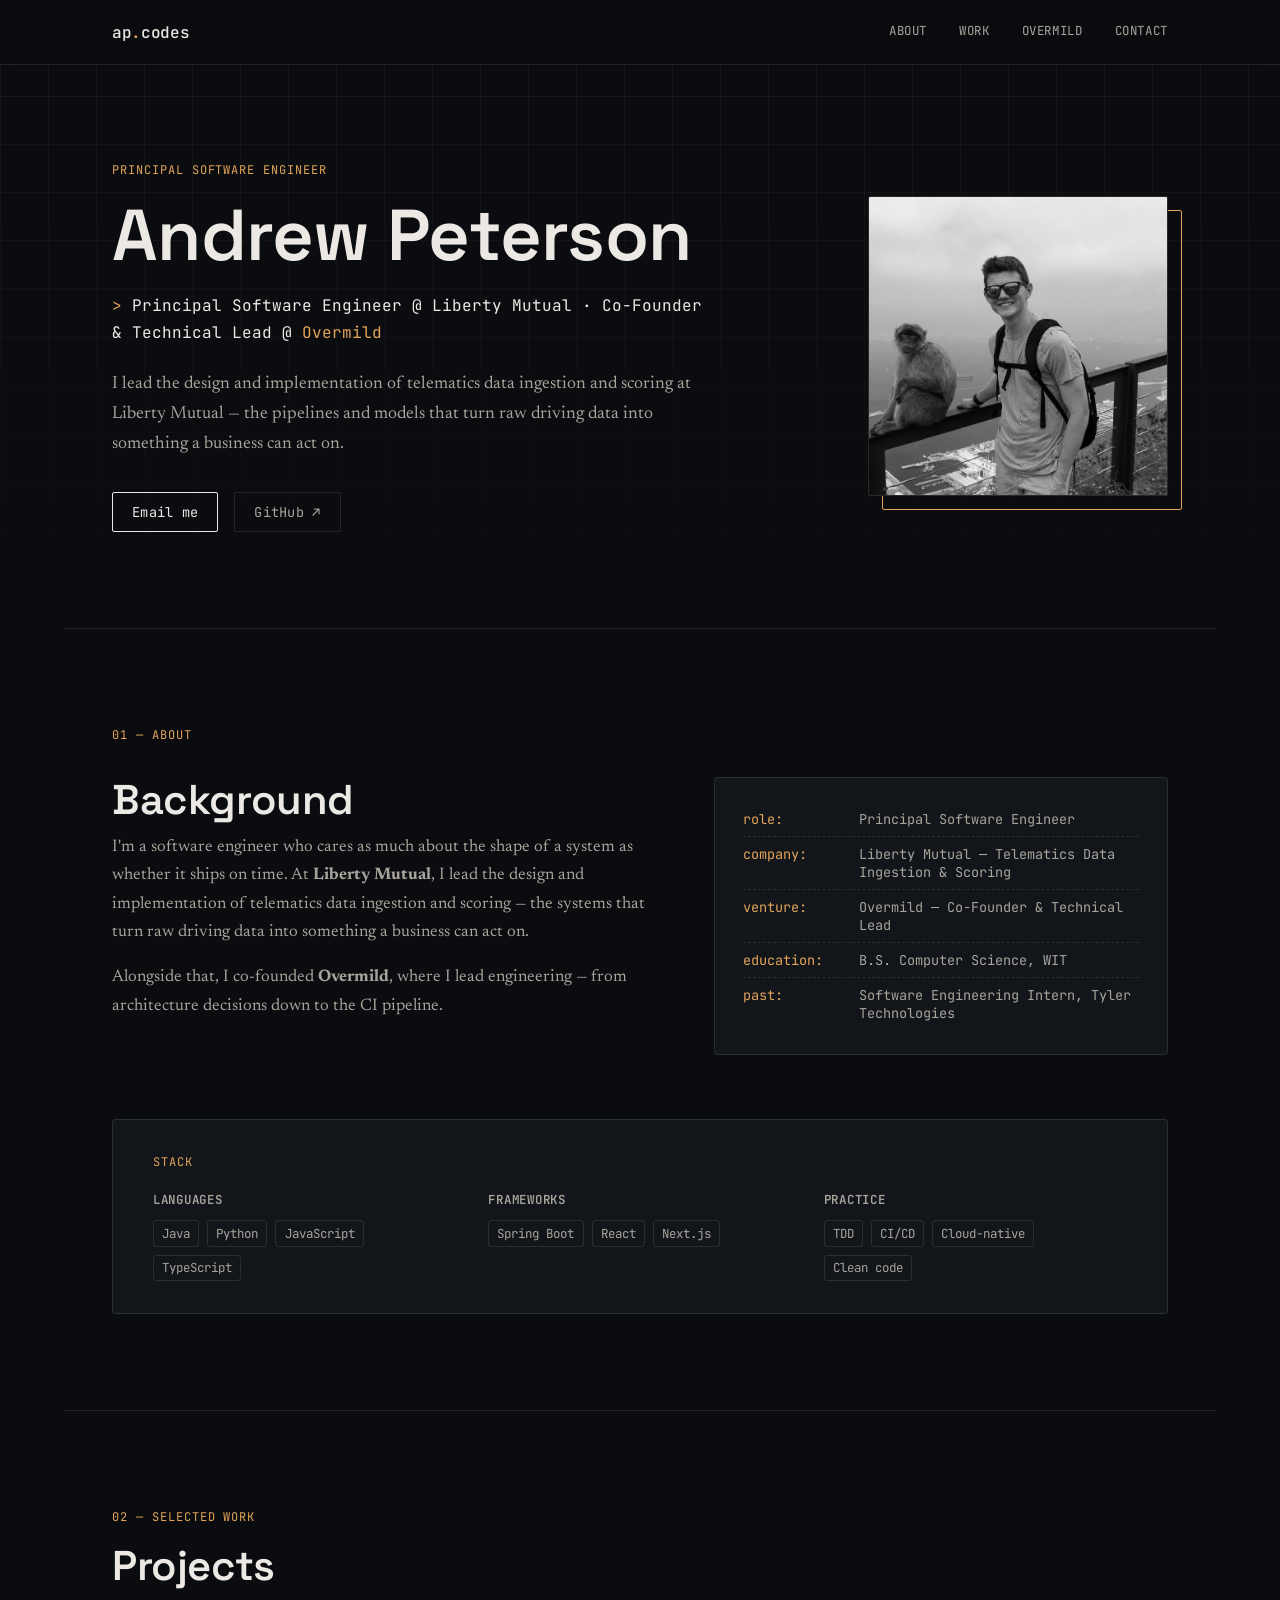
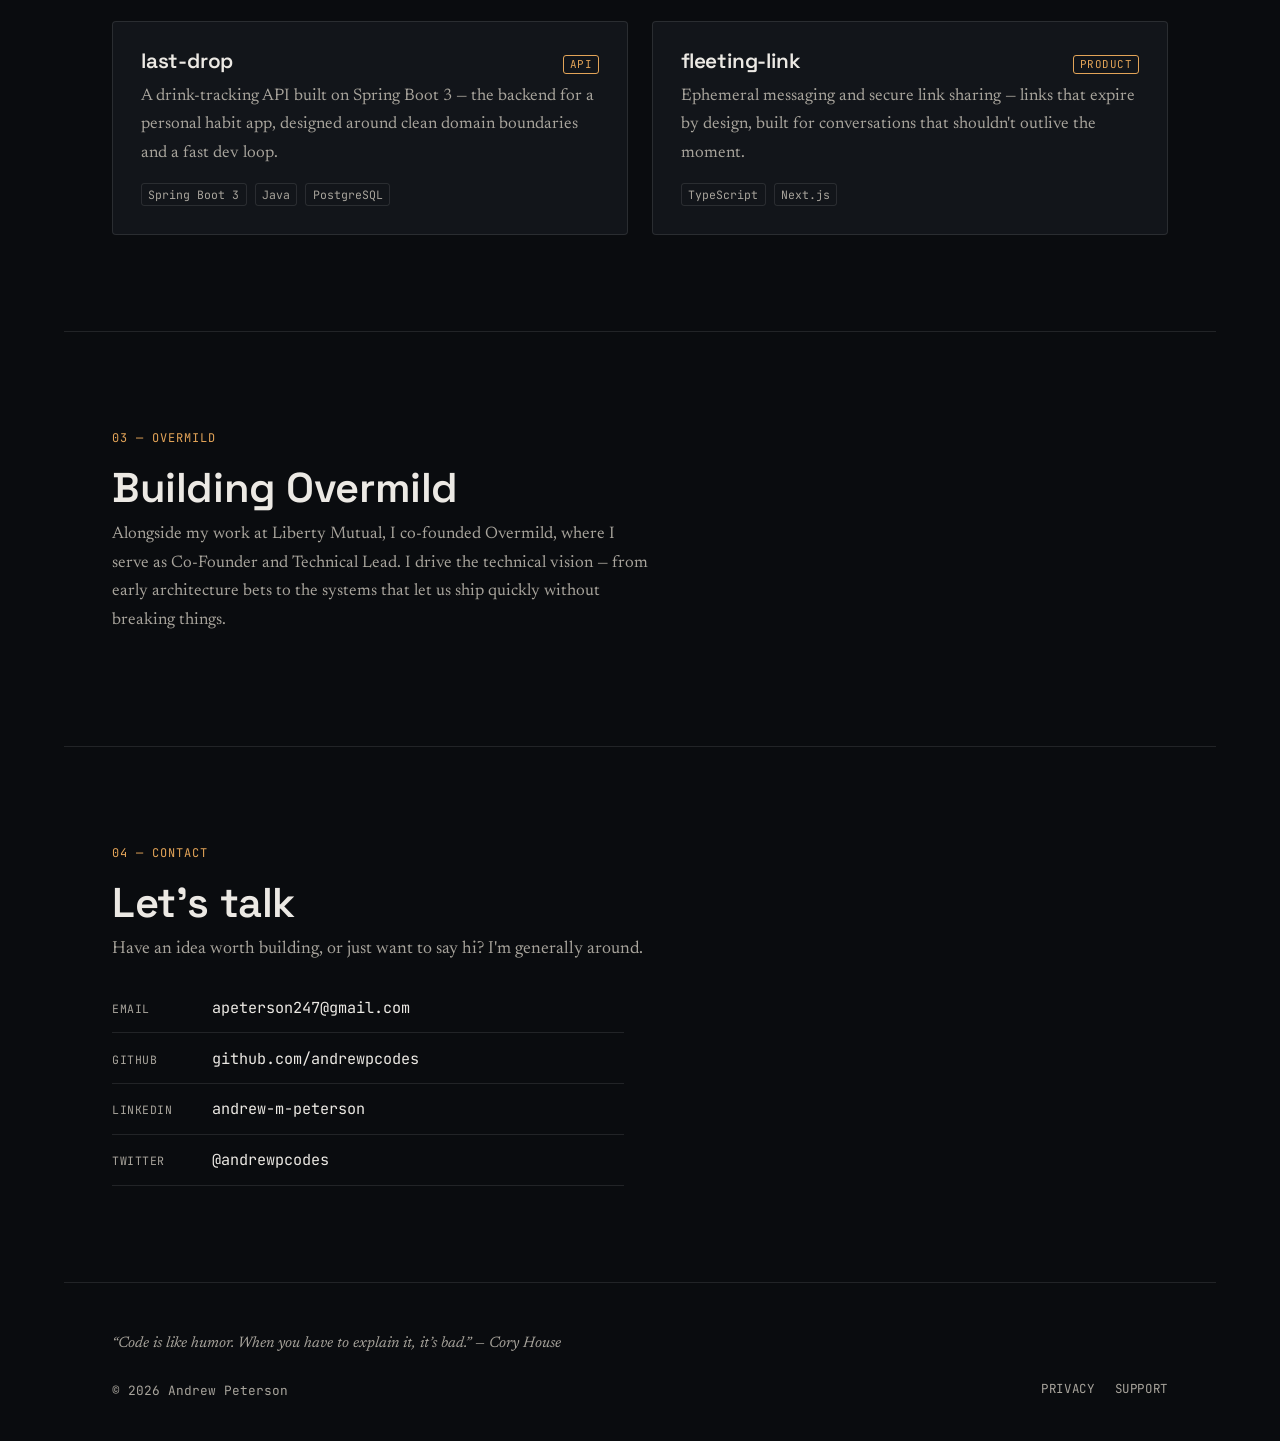
<file: index.html>
<!DOCTYPE html>
<html lang="en">
<head>
    <meta charset="UTF-8">
    <meta name="viewport" content="width=device-width, initial-scale=1.0">
    <title>Andrew Peterson — Principal Software Engineer</title>
    <meta name="description" content="Andrew Peterson is a Principal Software Engineer at Liberty Mutual, leading telematics data ingestion and scoring, and Co-Founder &amp; Technical Lead at Overmild.">
    <meta name="robots" content="index, follow">
    <meta name="author" content="Andrew Peterson">
    <link rel="canonical" href="https://andrewpcodes.com/">

    <meta property="og:type" content="website">
    <meta property="og:site_name" content="Andrew Peterson">
    <meta property="og:url" content="https://andrewpcodes.com/">
    <meta property="og:title" content="Andrew Peterson — Principal Software Engineer">
    <meta property="og:description" content="Andrew Peterson is a Principal Software Engineer at Liberty Mutual, leading telematics data ingestion and scoring, and Co-Founder &amp; Technical Lead at Overmild.">
    <meta property="og:image" content="https://andrewpcodes.com/profile.jpeg">
    <meta property="og:image:width" content="1086">
    <meta property="og:image:height" content="724">
    <meta property="og:locale" content="en_US">

    <meta name="twitter:card" content="summary_large_image">
    <meta name="twitter:site" content="@andrewpcodes">
    <meta name="twitter:title" content="Andrew Peterson — Principal Software Engineer">
    <meta name="twitter:description" content="Andrew Peterson is a Principal Software Engineer at Liberty Mutual, leading telematics data ingestion and scoring, and Co-Founder &amp; Technical Lead at Overmild.">
    <meta name="twitter:image" content="https://andrewpcodes.com/profile.jpeg">

    <link rel="icon" href="data:image/svg+xml,%3Csvg xmlns='http://www.w3.org/2000/svg' viewBox='0 0 100 100'%3E%3Crect width='100' height='100' rx='18' fill='%230a0c0f'/%3E%3Ctext x='50' y='67' font-family='monospace' font-size='52' fill='%23e3a458' text-anchor='middle'%3E%3E_%3C/text%3E%3C/svg%3E">
    <link rel="preconnect" href="https://fonts.googleapis.com">
    <link rel="preconnect" href="https://fonts.gstatic.com" crossorigin>
    <link href="https://fonts.googleapis.com/css2?family=JetBrains+Mono:wght@400;500;600&family=Newsreader:ital,wght@0,400;0,500;1,400&family=Space+Grotesk:wght@500;600;700&display=swap" rel="stylesheet">
    <link rel="stylesheet" href="style.css">
    <script type="application/ld+json">
    {
      "@context": "https://schema.org",
      "@type": "Person",
      "name": "Andrew Peterson",
      "url": "https://andrewpcodes.com/",
      "image": "https://andrewpcodes.com/profile.jpeg",
      "jobTitle": "Principal Software Engineer",
      "worksFor": [
        { "@type": "Organization", "name": "Liberty Mutual" },
        { "@type": "Organization", "name": "Overmild" }
      ],
      "alumniOf": {
        "@type": "CollegeOrUniversity",
        "name": "Wentworth Institute of Technology"
      },
      "email": "mailto:apeterson247@gmail.com",
      "sameAs": [
        "https://github.com/andrewpcodes",
        "https://x.com/andrewpcodes",
        "https://www.linkedin.com/in/andrew-m-peterson/"
      ]
    }
    </script>
</head>

<body>
    <header class="site-header">
        <div class="header-inner">
            <a href="#top" class="wordmark">ap<span>.</span>codes</a>
            <nav>
                <ul>
                    <li><a href="#about">About</a></li>
                    <li><a href="#work">Work</a></li>
                    <li><a href="#overmild">Overmild</a></li>
                    <li><a href="#contact">Contact</a></li>
                </ul>
            </nav>
        </div>
    </header>

    <main>
        <section id="top" class="hero">
            <div class="hero-grid">
                <div class="hero-copy">
                    <p class="eyebrow">Principal Software Engineer</p>
                    <h1>Andrew Peterson</h1>
                    <p class="hero-role"><span class="cursor">&gt;</span> Principal Software Engineer @ Liberty Mutual · Co-Founder &amp; Technical Lead @ <a href="#overmild">Overmild</a></p>
                    <p class="hero-lede">I lead the design and implementation of telematics data ingestion and scoring at Liberty Mutual — the pipelines and models that turn raw driving data into something a business can act on.</p>
                    <div class="hero-actions">
                        <a class="btn" href="mailto:apeterson247@gmail.com">Email me</a>
                        <a class="btn btn-ghost" href="https://github.com/andrewpcodes" target="_blank" rel="noopener">GitHub ↗</a>
                    </div>
                </div>
                <div class="hero-portrait">
                    <div class="portrait-frame">
                        <img src="profile.jpeg" alt="Portrait of Andrew Peterson" width="480" height="480">
                    </div>
                </div>
            </div>
        </section>

        <section id="about" class="section">
            <p class="eyebrow">01 — About</p>
            <div class="about-grid">
                <div class="about-copy">
                    <h2>Background</h2>
                    <p>I'm a software engineer who cares as much about the shape of a system as whether it ships on time. At <strong>Liberty Mutual</strong>, I lead the design and implementation of telematics data ingestion and scoring — the systems that turn raw driving data into something a business can act on.</p>
                    <p>Alongside that, I co-founded <strong>Overmild</strong>, where I lead engineering — from architecture decisions down to the CI pipeline.</p>
                </div>
                <dl class="fact-sheet" aria-label="Quick facts">
                    <div class="fact-row"><dt>role</dt><dd>Principal Software Engineer</dd></div>
                    <div class="fact-row"><dt>company</dt><dd>Liberty Mutual — Telematics Data Ingestion &amp; Scoring</dd></div>
                    <div class="fact-row"><dt>venture</dt><dd>Overmild — Co-Founder &amp; Technical Lead</dd></div>
                    <div class="fact-row"><dt>education</dt><dd>B.S. Computer Science, WIT</dd></div>
                    <div class="fact-row"><dt>past</dt><dd>Software Engineering Intern, Tyler Technologies</dd></div>
                </dl>
            </div>

            <div class="stack-panel">
                <p class="eyebrow" style="margin-bottom:0;">Stack</p>
                <div class="stack-groups">
                    <div class="stack-group">
                        <h3>Languages</h3>
                        <ul class="tag-list">
                            <li>Java</li>
                            <li>Python</li>
                            <li>JavaScript</li>
                            <li>TypeScript</li>
                        </ul>
                    </div>
                    <div class="stack-group">
                        <h3>Frameworks</h3>
                        <ul class="tag-list">
                            <li>Spring Boot</li>
                            <li>React</li>
                            <li>Next.js</li>
                        </ul>
                    </div>
                    <div class="stack-group">
                        <h3>Practice</h3>
                        <ul class="tag-list">
                            <li>TDD</li>
                            <li>CI/CD</li>
                            <li>Cloud-native</li>
                            <li>Clean code</li>
                        </ul>
                    </div>
                </div>
            </div>
        </section>

        <section id="work" class="section">
            <p class="eyebrow">02 — Selected work</p>
            <h2>Projects</h2>
            <div class="project-grid">
                <article class="project-card">
                    <div class="project-head">
                        <h3>last-drop</h3>
                        <span class="project-tag">API</span>
                    </div>
                    <p>A drink-tracking API built on Spring Boot 3 — the backend for a personal habit app, designed around clean domain boundaries and a fast dev loop.</p>
                    <ul class="tag-list small">
                        <li>Spring Boot 3</li>
                        <li>Java</li>
                        <li>PostgreSQL</li>
                    </ul>
                </article>
                <article class="project-card">
                    <div class="project-head">
                        <h3>fleeting-link</h3>
                        <span class="project-tag">Product</span>
                    </div>
                    <p>Ephemeral messaging and secure link sharing — links that expire by design, built for conversations that shouldn't outlive the moment.</p>
                    <ul class="tag-list small">
                        <li>TypeScript</li>
                        <li>Next.js</li>
                    </ul>
                </article>
            </div>
        </section>

        <section id="overmild" class="section">
            <p class="eyebrow">03 — Overmild</p>
            <h2>Building Overmild</h2>
            <p>Alongside my work at Liberty Mutual, I co-founded Overmild, where I serve as Co-Founder and Technical Lead. I drive the technical vision — from early architecture bets to the systems that let us ship quickly without breaking things.</p>
        </section>

        <section id="contact" class="section">
            <p class="eyebrow">04 — Contact</p>
            <h2>Let's talk</h2>
            <p class="contact-lede">Have an idea worth building, or just want to say hi? I'm generally around.</p>
            <ul class="contact-list">
                <li><span>Email</span><a href="mailto:apeterson247@gmail.com">apeterson247@gmail.com</a></li>
                <li><span>GitHub</span><a href="https://github.com/andrewpcodes" target="_blank" rel="noopener">github.com/andrewpcodes</a></li>
                <li><span>LinkedIn</span><a href="https://www.linkedin.com/in/andrew-m-peterson/" target="_blank" rel="noopener">andrew-m-peterson</a></li>
                <li><span>Twitter</span><a href="https://x.com/andrewpcodes" target="_blank" rel="noopener">@andrewpcodes</a></li>
            </ul>
        </section>
    </main>

    <footer class="site-footer">
        <p class="quote">&ldquo;Code is like humor. When you have to explain it, it&rsquo;s bad.&rdquo; — Cory House</p>
        <div class="footer-row">
            <span>&copy; 2026 Andrew Peterson</span>
            <nav class="footer-nav">
                <a href="privacy.html">Privacy</a>
                <a href="support.html">Support</a>
            </nav>
        </div>
    </footer>
</body>
</html>
</file>
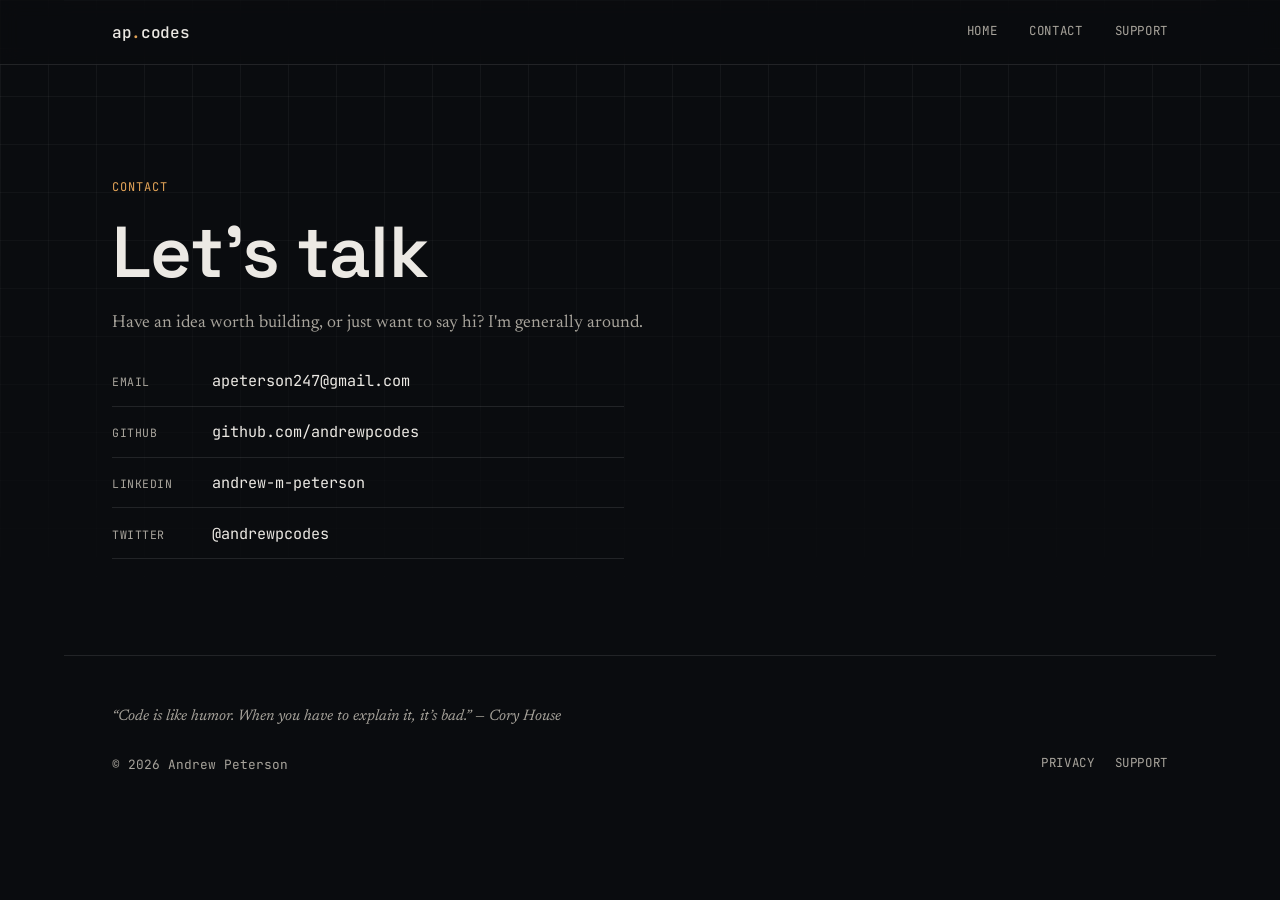
<file: contact.html>
<!DOCTYPE html>
<html lang="en">
<head>
    <meta charset="UTF-8">
    <meta name="viewport" content="width=device-width, initial-scale=1.0">
    <title>Contact — Andrew Peterson</title>
    <meta name="description" content="Contact Andrew Peterson, Principal Software Engineer at Liberty Mutual and Co-Founder &amp; Technical Lead at Overmild, for collaboration or opportunities.">
    <meta name="robots" content="index, follow">
    <meta name="author" content="Andrew Peterson">
    <link rel="canonical" href="https://andrewpcodes.com/contact.html">

    <meta property="og:type" content="website">
    <meta property="og:site_name" content="Andrew Peterson">
    <meta property="og:url" content="https://andrewpcodes.com/contact.html">
    <meta property="og:title" content="Contact — Andrew Peterson">
    <meta property="og:description" content="Contact Andrew Peterson, Principal Software Engineer at Liberty Mutual and Co-Founder &amp; Technical Lead at Overmild, for collaboration or opportunities.">
    <meta property="og:image" content="https://andrewpcodes.com/profile.jpeg">
    <meta property="og:locale" content="en_US">

    <meta name="twitter:card" content="summary">
    <meta name="twitter:site" content="@andrewpcodes">
    <meta name="twitter:title" content="Contact — Andrew Peterson">
    <meta name="twitter:description" content="Contact Andrew Peterson, Principal Software Engineer at Liberty Mutual and Co-Founder &amp; Technical Lead at Overmild, for collaboration or opportunities.">
    <meta name="twitter:image" content="https://andrewpcodes.com/profile.jpeg">

    <link rel="icon" href="data:image/svg+xml,%3Csvg xmlns='http://www.w3.org/2000/svg' viewBox='0 0 100 100'%3E%3Crect width='100' height='100' rx='18' fill='%230a0c0f'/%3E%3Ctext x='50' y='67' font-family='monospace' font-size='52' fill='%23e3a458' text-anchor='middle'%3E%3E_%3C/text%3E%3C/svg%3E">
    <link rel="preconnect" href="https://fonts.googleapis.com">
    <link rel="preconnect" href="https://fonts.gstatic.com" crossorigin>
    <link href="https://fonts.googleapis.com/css2?family=JetBrains+Mono:wght@400;500;600&family=Newsreader:ital,wght@0,400;0,500;1,400&family=Space+Grotesk:wght@500;600;700&display=swap" rel="stylesheet">
    <link rel="stylesheet" href="style.css">
</head>

<body>
    <header class="site-header">
        <div class="header-inner">
            <a href="index.html" class="wordmark">ap<span>.</span>codes</a>
            <nav>
                <ul>
                    <li><a href="index.html">Home</a></li>
                    <li><a href="contact.html">Contact</a></li>
                    <li><a href="support.html">Support</a></li>
                </ul>
            </nav>
        </div>
    </header>

    <main>
        <section class="page-section">
            <p class="eyebrow">Contact</p>
            <h1>Let's talk</h1>
            <p class="contact-lede">Have an idea worth building, or just want to say hi? I'm generally around.</p>
            <ul class="contact-list">
                <li><span>Email</span><a href="mailto:apeterson247@gmail.com">apeterson247@gmail.com</a></li>
                <li><span>GitHub</span><a href="https://github.com/andrewpcodes" target="_blank" rel="noopener">github.com/andrewpcodes</a></li>
                <li><span>LinkedIn</span><a href="https://www.linkedin.com/in/andrew-m-peterson/" target="_blank" rel="noopener">andrew-m-peterson</a></li>
                <li><span>Twitter</span><a href="https://x.com/andrewpcodes" target="_blank" rel="noopener">@andrewpcodes</a></li>
            </ul>
        </section>
    </main>

    <footer class="site-footer">
        <p class="quote">&ldquo;Code is like humor. When you have to explain it, it&rsquo;s bad.&rdquo; — Cory House</p>
        <div class="footer-row">
            <span>&copy; 2026 Andrew Peterson</span>
            <nav class="footer-nav">
                <a href="privacy.html">Privacy</a>
                <a href="support.html">Support</a>
            </nav>
        </div>
    </footer>
</body>
</html>
</file>
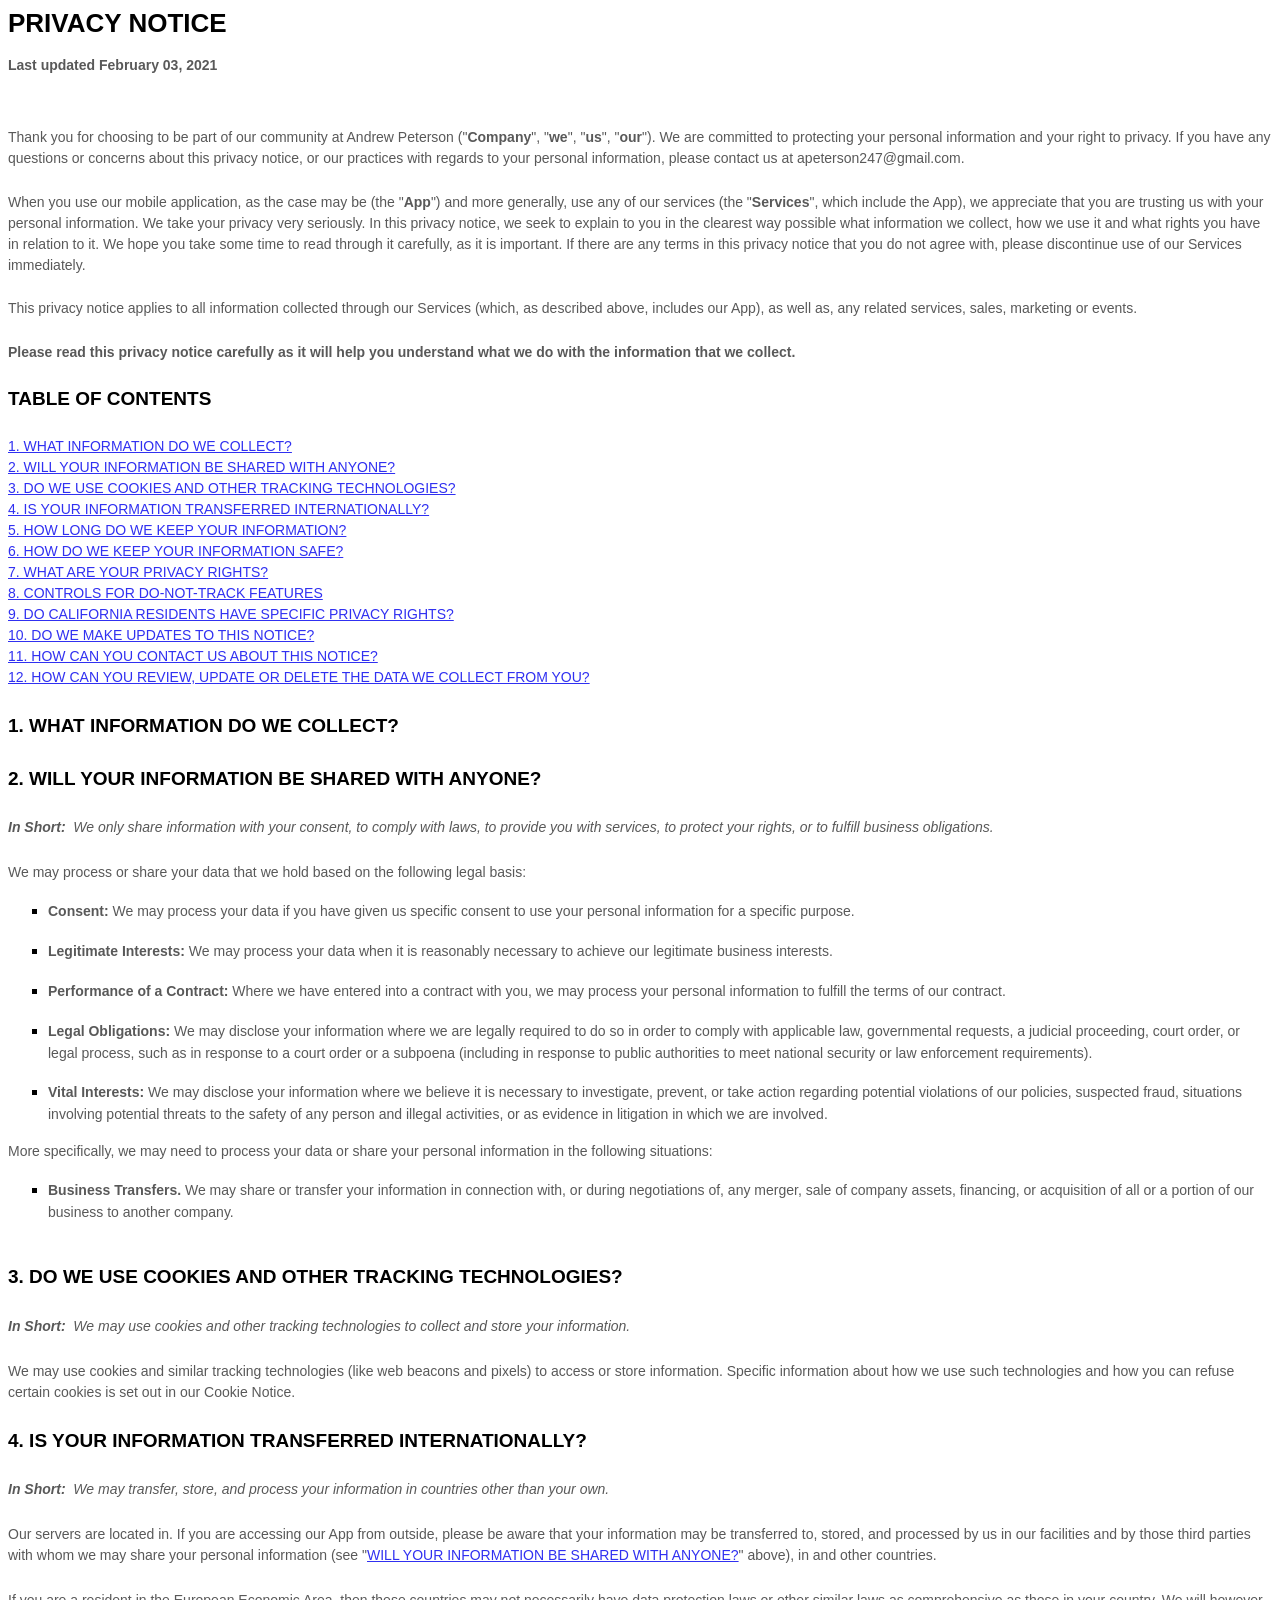
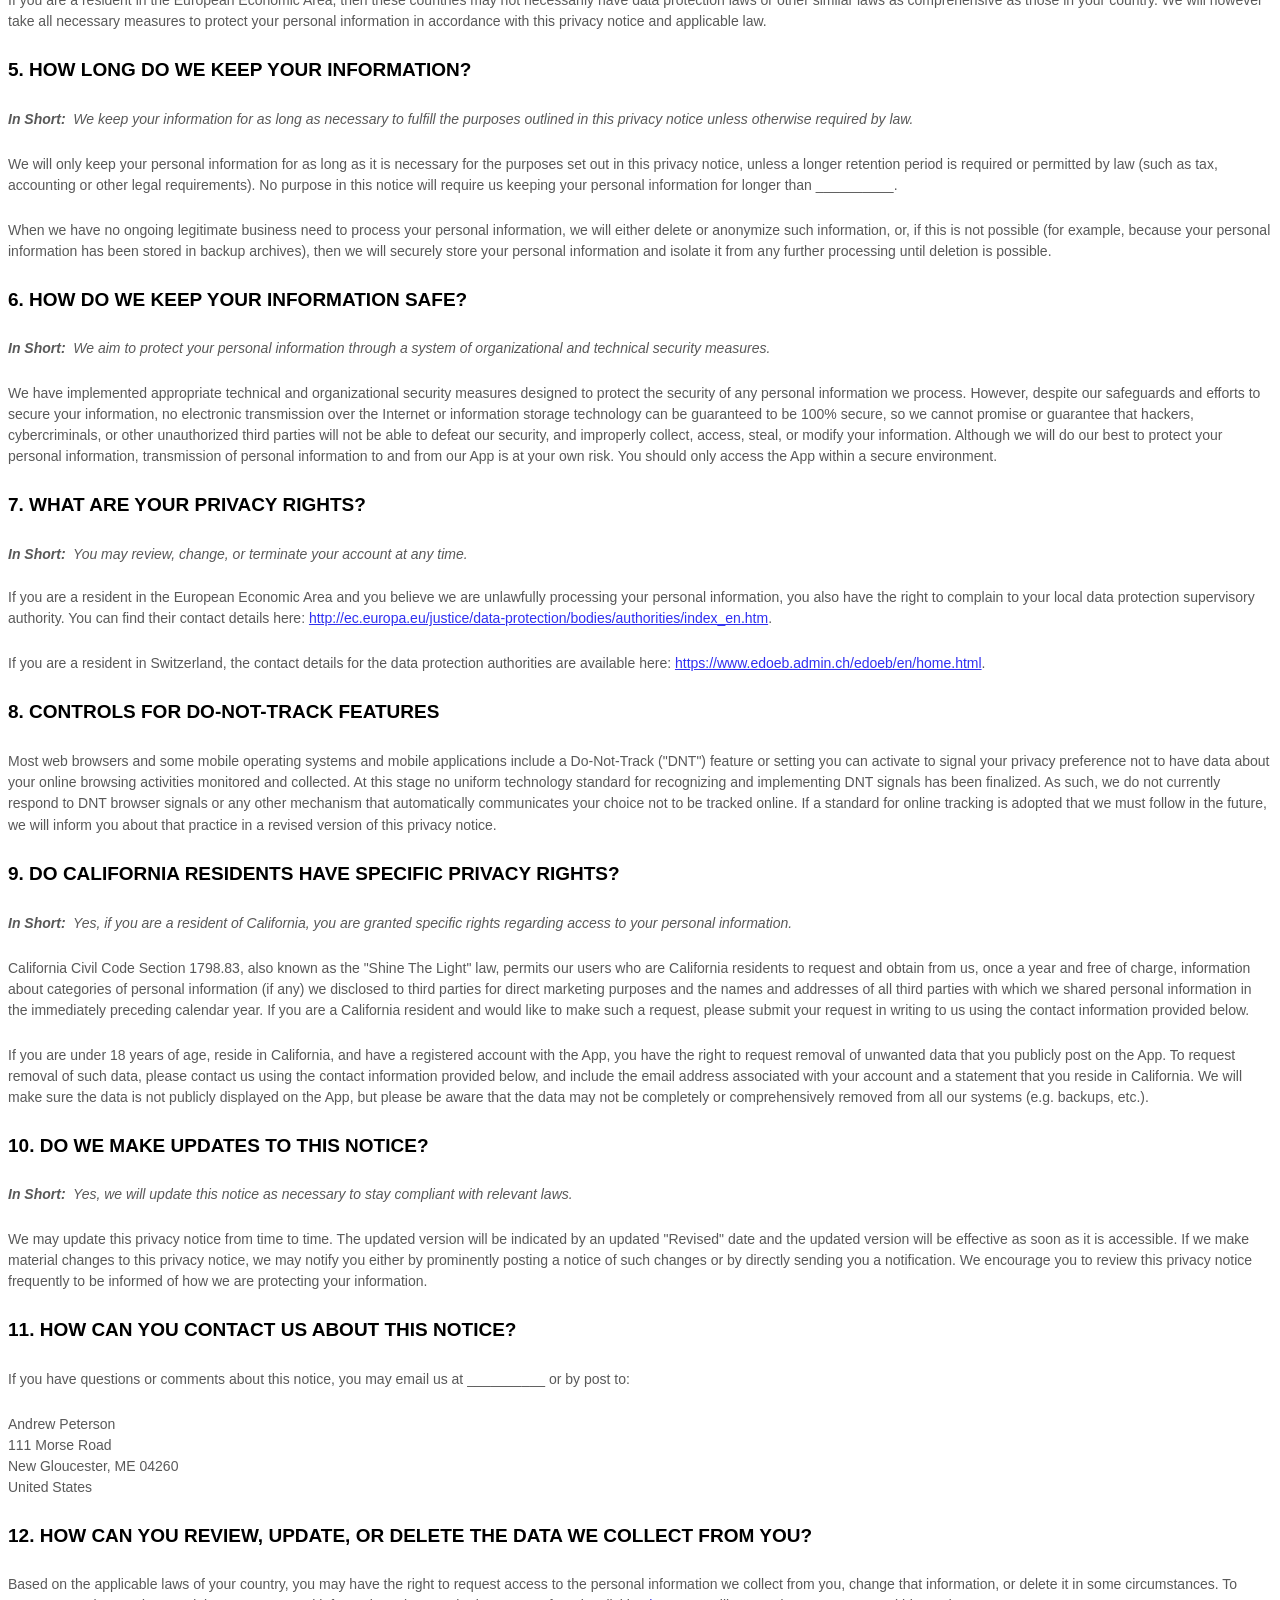
<file: Privacy.html>
<html>
    <body>
        <style>
            [data-custom-class='body'], [data-custom-class='body'] * {
                    background: transparent !important;
                  }
          [data-custom-class='title'], [data-custom-class='title'] * {
                    font-family: Arial !important;
          font-size: 26px !important;
          color: #000000 !important;
                  }
          [data-custom-class='subtitle'], [data-custom-class='subtitle'] * {
                    font-family: Arial !important;
          color: #595959 !important;
          font-size: 14px !important;
                  }
          [data-custom-class='heading_1'], [data-custom-class='heading_1'] * {
                    font-family: Arial !important;
          font-size: 19px !important;
          color: #000000 !important;
                  }
          [data-custom-class='heading_2'], [data-custom-class='heading_2'] * {
                    font-family: Arial !important;
          font-size: 17px !important;
          color: #000000 !important;
                  }
          [data-custom-class='body_text'], [data-custom-class='body_text'] * {
                    color: #595959 !important;
          font-size: 14px !important;
          font-family: Arial !important;
                  }
          [data-custom-class='link'], [data-custom-class='link'] * {
                    color: #3030F1 !important;
          font-size: 14px !important;
          font-family: Arial !important;
          word-break: break-word !important;
                  }
          </style>
          
                <div data-custom-class="body">
                <div><strong><span style="font-size: 26px;"><span data-custom-class="title">PRIVACY NOTICE</span></span></strong></div><div><br></div><div><span style="color: rgb(127, 127, 127);"><strong><span style="font-size: 15px;"><span data-custom-class="subtitle">Last updated <bdt class="question">February 03, 2021</bdt></span></span></strong></span></div><div><br></div><div><br></div><div><br></div><div style="line-height: 1.5;"><span style="color: rgb(127, 127, 127);"><span style="color: rgb(89, 89, 89); font-size: 15px;"><span data-custom-class="body_text">Thank you for choosing to be part of our community at <bdt class="question">Andrew Peterson</bdt><span style="color: rgb(89, 89, 89);"><span data-custom-class="body_text"><bdt class="block-component"></bdt></span></span> ("<span style="color: rgb(89, 89, 89);"><span data-custom-class="body_text"><bdt class="block-component"></bdt></span></span><strong>Company</strong></span><span style="color: rgb(127, 127, 127);"><span style="color: rgb(89, 89, 89);"><span data-custom-class="body_text"><span style="color: rgb(89, 89, 89);"><span data-custom-class="body_text"><bdt class="statement-end-if-in-editor"><span data-custom-class="body_text"></span></bdt></span></span></span></span></span><span data-custom-class="body_text">", "<strong>we</strong>", "<strong>us</strong>", "<strong>our</strong>"). We are committed to protecting your personal information and your right to privacy. If you have any questions or concerns about this privacy notice, or our practices with regards to your personal information, please contact us at <bdt class="question">apeterson247@gmail.com</bdt>.</span></span></span></div><div style="line-height: 1.5;"><span style="font-size: 15px;"><br></span></div><div style="line-height: 1.5;"><span style="font-size: 15px;"><span style="color: rgb(127, 127, 127);"><span data-custom-class="body_text">When you <span style="color: rgb(89, 89, 89);"><span data-custom-class="body_text"><bdt class="block-component"></bdt><bdt class="block-component"></bdt><bdt class="forloop-component"></bdt><bdt class="block-component"></bdt></span></span>use our mobile application, <span style="color: rgb(89, 89, 89);"><span data-custom-class="body_text"><bdt class="statement-end-if-in-editor"></bdt><bdt class="block-component"></bdt><bdt class="forloop-component"></bdt><bdt class="statement-end-if-in-editor"></bdt><bdt class="block-component"></bdt></span></span>as the case may be (the "<strong>App</strong>")<span style="color: rgb(89, 89, 89);"><span data-custom-class="body_text"><bdt class="statement-end-if-in-editor"></bdt></span></span> and more generally, use any of our services (the "<strong>Services</strong>", which include the </span><span style="color: rgb(89, 89, 89);"><span data-custom-class="body_text"><span style="color: rgb(89, 89, 89);"><span data-custom-class="body_text"><bdt class="block-component"><span data-custom-class="body_text"></bdt></span></span><bdt class="block-component"></bdt></span></span></span><span data-custom-class="body_text"><span style="color: rgb(89, 89, 89);"><span data-custom-class="body_text"><bdt class="block-component"></bdt>App<bdt class="statement-end-if-in-editor"><span data-custom-class="body_text"></span></bdt></span></span></span></span><span data-custom-class="body_text">), we appreciate that you are trusting us with your personal information. We take your privacy very seriously. In this privacy notice, we seek to explain to you in the clearest way possible what information we collect, how we use it and what rights you have in relation to it. We hope you take some time to read through it carefully, as it is important. If there are any terms in this privacy notice that you do not agree with, please discontinue use of our Services immediately.</span></span></span></div><div style="line-height: 1.5;"><span style="font-size: 15px;"><br></span></div><div style="line-height: 1.5;"><span style="font-size: 15px;"><span style="color: rgb(127, 127, 127);"><span style="color: rgb(89, 89, 89);"><span data-custom-class="body_text">This privacy notice applies to all information collected through our Services (which, as described above, includes our </span><span style="color: rgb(89, 89, 89);"><span data-custom-class="body_text"><bdt class="block-component"><span data-custom-class="body_text"></bdt></span></span><bdt class="block-component"><bdt class="block-component"></bdt></bdt></span><span data-custom-class="body_text">App<span style="color: rgb(89, 89, 89);"><span data-custom-class="body_text"><bdt class="statement-end-if-in-editor"><span data-custom-class="body_text"></span></bdt></span></span></span></span><span data-custom-class="body_text">), as well as, any related services, sales, marketing or events.</span></span></span></span></div><div style="line-height: 1.5;"><span style="font-size: 15px;"><br></span></div><div style="line-height: 1.5;"><span style="font-size: 15px;"><span style="color: rgb(127, 127, 127);"><span style="color: rgb(89, 89, 89);"><span data-custom-class="body_text"><strong>Please read this privacy notice carefully as it will help you understand what we do with the information that we collect.</strong></span></span></span></span></div><div style="line-height: 1.5;"><span style="font-size: 15px;"><br></span></div><div style="line-height: 1.5;"><span style="font-size: 15px;"><span style="color: rgb(127, 127, 127);"><span style="color: rgb(0, 0, 0);"><strong><span data-custom-class="heading_1">TABLE OF CONTENTS</span></strong></span></span></span></div><div style="line-height: 1.5;"><span style="font-size: 15px;"><br></span></div><div style="line-height: 1.5;"><span style="font-size: 15px;"><a data-custom-class="link" href="#infocollect"><span style="color: rgb(89, 89, 89);">1. WHAT INFORMATION DO WE COLLECT?</span></a><span style="color: rgb(127, 127, 127);"><span style="color: rgb(89, 89, 89);"><span data-custom-class="body_text"><span style="color: rgb(89, 89, 89);"><bdt class="block-component"></bdt></span></span></span></span></span></span></div><div style="line-height: 1.5;"><span style="font-size: 15px;"><span style="color: rgb(89, 89, 89);"><a data-custom-class="link" href="#infoshare">2. WILL YOUR INFORMATION BE SHARED WITH ANYONE?</a></span><span style="color: rgb(127, 127, 127);"><span style="color: rgb(89, 89, 89);"><span data-custom-class="body_text"><span style="color: rgb(89, 89, 89);"><bdt class="block-component"></bdt></span><bdt class="block-component"></bdt></span></span></span></span></span></div><div style="line-height: 1.5;"><span style="font-size: 15px;"><a data-custom-class="link" href="#cookies"><span style="color: rgb(89, 89, 89);">3. DO WE USE COOKIES AND OTHER TRACKING TECHNOLOGIES?</span></a><span style="color: rgb(127, 127, 127);"><span style="color: rgb(89, 89, 89);"><span data-custom-class="body_text"><span style="color: rgb(89, 89, 89);"><bdt class="statement-end-if-in-editor"></bdt><span style="color: rgb(89, 89, 89);"><bdt class="block-component"></bdt><bdt class="block-component"></bdt></span></span><bdt class="block-component"></bdt></span></span></span></span></span></div><div style="line-height: 1.5;"><span style="font-size: 15px;"><a data-custom-class="link" href="#intltransfers"><span style="color: rgb(89, 89, 89);">4. IS YOUR INFORMATION TRANSFERRED INTERNATIONALLY?</span></a><span style="color: rgb(127, 127, 127);"><span style="color: rgb(89, 89, 89);"><span data-custom-class="body_text"><span style="color: rgb(89, 89, 89);"><bdt class="statement-end-if-in-editor"></bdt><bdt class="block-component"></bdt></span></span></span></span></span></div><div style="line-height: 1.5;"><span style="font-size: 15px;"><a data-custom-class="link" href="#inforetain"><span style="color: rgb(89, 89, 89);">5. HOW LONG DO WE KEEP YOUR INFORMATION?</span></a><span style="color: rgb(127, 127, 127);"><span style="color: rgb(89, 89, 89);"><span data-custom-class="body_text"><span style="color: rgb(89, 89, 89);"><span style="color: rgb(89, 89, 89);"><bdt class="block-component"></bdt></span></span></span></span></span></span></div><div style="line-height: 1.5;"><span style="font-size: 15px;"><a data-custom-class="link" href="#infosafe"><span style="color: rgb(89, 89, 89);">6. HOW DO WE KEEP YOUR INFORMATION SAFE?</span></a><span style="color: rgb(127, 127, 127);"><span style="color: rgb(89, 89, 89);"><span data-custom-class="body_text"><span style="color: rgb(89, 89, 89);"><bdt class="statement-end-if-in-editor"></bdt><bdt class="block-component"></bdt></span></span></span></span></span></div><div style="line-height: 1.5;"><span style="font-size: 15px;"><span style="color: rgb(89, 89, 89);"><a data-custom-class="link" href="#privacyrights">7. WHAT ARE YOUR PRIVACY RIGHTS?</a></span></span></div><div style="line-height: 1.5;"><span style="font-size: 15px;"><a data-custom-class="link" href="#DNT"><span style="color: rgb(89, 89, 89);">8. CONTROLS FOR DO-NOT-TRACK FEATURES</span></a></span></div><div style="line-height: 1.5;"><span style="font-size: 15px;"><a data-custom-class="link" href="#caresidents"><span style="color: rgb(89, 89, 89);">9. DO CALIFORNIA RESIDENTS HAVE SPECIFIC PRIVACY RIGHTS?</span></a></span></div><div style="line-height: 1.5;"><span style="font-size: 15px;"><a data-custom-class="link" href="#policyupdates"><span style="color: rgb(89, 89, 89);">10. DO WE MAKE UPDATES TO THIS NOTICE?</span></a></span></div><div style="line-height: 1.5;"><a data-custom-class="link" href="#contact"><span style="color: rgb(89, 89, 89); font-size: 15px;">11. HOW CAN YOU CONTACT US ABOUT THIS NOTICE?</span></a></div><div style="line-height: 1.5;"><a data-custom-class="link" href="#request"><span style="color: rgb(89, 89, 89);">12. HOW CAN YOU REVIEW, UPDATE OR DELETE THE DATA WE COLLECT FROM YOU?</span></a></div><div style="line-height: 1.5;"><br></div><div id="infocollect" style="line-height: 1.5;"><span style="color: rgb(127, 127, 127);"><span style="color: rgb(89, 89, 89); font-size: 15px;"><span style="font-size: 15px; color: rgb(89, 89, 89);"><span style="font-size: 15px; color: rgb(89, 89, 89);"><span id="control" style="color: rgb(0, 0, 0);"><strong><span data-custom-class="heading_1">1. WHAT INFORMATION DO WE COLLECT?</span></strong><span data-custom-class="heading_1"><bdt class="block-component"><span data-custom-class="body_text"></bdt></bdt></span><bdt class="block-component"></bdt><span data-custom-class="body_text"><span style="font-size: 15px;"><bdt class="statement-end-if-in-editor"><bdt class="statement-end-if-in-editor"><span style="font-size: 15px;"><span data-custom-class="body_text"><span style="font-size: 15px;"><span data-custom-class="body_text"><bdt class="statement-end-if-in-editor"><bdt class="statement-end-if-in-editor"><bdt class="block-component"></bdt></bdt></span></span></span></span><span style="color: rgb(89, 89, 89); font-size: 15px;"><span data-custom-class="body_text"><span style="color: rgb(89, 89, 89); font-size: 15px;"><span data-custom-class="body_text"><bdt class="statement-end-if-in-editor"><bdt class="block-component"></bdt></bdt></span></span></span></span></bdt></span></span><bdt class="block-component"></span></bdt></div><div style="line-height: 1.5;"><br></div><div id="infoshare" style="line-height: 1.5;"><span style="color: rgb(127, 127, 127);"><span style="color: rgb(89, 89, 89); font-size: 15px;"><span style="font-size: 15px; color: rgb(89, 89, 89);"><span style="font-size: 15px; color: rgb(89, 89, 89);"><span id="control" style="color: rgb(0, 0, 0);"><strong><span data-custom-class="heading_1">2. WILL YOUR INFORMATION BE SHARED WITH ANYONE?</span></strong></span></span></span></span></span></div><div style="line-height: 1.5;"><br></div><div style="line-height: 1.5;"><span style="font-size: 15px; color: rgb(89, 89, 89);"><span style="font-size: 15px; color: rgb(89, 89, 89);"><span data-custom-class="body_text"><strong><em>In Short:</em></strong><em>  We only share information with your consent, to comply with laws, to provide you with services, to protect your rights, or to fulfill business obligations.</em></span></span></span></div><div style="line-height: 1.5;"><br></div><div style="line-height: 1.5;"><span style="font-size: 15px; color: rgb(89, 89, 89);"><span style="font-size: 15px; color: rgb(89, 89, 89);"><span data-custom-class="body_text">We may process or share your data that we hold based on the following legal basis:<bdt class="block-component"></bdt></span></span></span></div><ul><li style="line-height: 1.5;"><span style="font-size: 15px; color: rgb(89, 89, 89);"><span style="font-size: 15px; color: rgb(89, 89, 89);"><span data-custom-class="body_text"><strong>Consent:</strong> We may process your data if you have given us specific consent to use your personal information for a specific purpose.<span style="font-size: 15px; color: rgb(89, 89, 89);"><span style="font-size: 15px; color: rgb(89, 89, 89);"><span data-custom-class="body_text"><bdt class="statement-end-if-in-editor"></bdt></span></span></span></span></span></span></li></ul><div><span style="font-size: 15px; color: rgb(89, 89, 89);"><span style="font-size: 15px; color: rgb(89, 89, 89);"><span data-custom-class="body_text"><span style="font-size: 15px; color: rgb(89, 89, 89);"><span style="font-size: 15px; color: rgb(89, 89, 89);"><span data-custom-class="body_text"><bdt class="statement-end-if-in-editor"><span style="font-size: 15px; color: rgb(89, 89, 89);"><span style="font-size: 15px; color: rgb(89, 89, 89);"><span data-custom-class="body_text"><bdt class="block-component"></bdt></span></span></span></bdt></span></span></span></span></span></span></div><ul><li style="line-height: 1.5;"><span style="font-size: 15px; color: rgb(89, 89, 89);"><span style="font-size: 15px; color: rgb(89, 89, 89);"><span data-custom-class="body_text"><strong>Legitimate Interests:</strong> We may process your data when it is reasonably necessary to achieve our legitimate business interests.<span style="font-size: 15px; color: rgb(89, 89, 89);"><span style="font-size: 15px; color: rgb(89, 89, 89);"><span data-custom-class="body_text"><span style="font-size: 15px; color: rgb(89, 89, 89);"><span style="font-size: 15px; color: rgb(89, 89, 89);"><span data-custom-class="body_text"><bdt class="statement-end-if-in-editor"></bdt></span></span></span></span></span></span></span></span></span></li></ul><div><span style="font-size: 15px; color: rgb(89, 89, 89);"><span style="font-size: 15px; color: rgb(89, 89, 89);"><span data-custom-class="body_text"><span style="font-size: 15px; color: rgb(89, 89, 89);"><span style="font-size: 15px; color: rgb(89, 89, 89);"><span data-custom-class="body_text"><bdt class="block-component"></bdt></span></span></span></span></span></span></div><ul><li style="line-height: 1.5;"><span style="font-size: 15px; color: rgb(89, 89, 89);"><span style="font-size: 15px; color: rgb(89, 89, 89);"><span data-custom-class="body_text"><strong>Performance of a Contract:</strong> Where we have entered into a contract with you, we may process your personal information to fulfill the terms of our contract.<span style="font-size: 15px; color: rgb(89, 89, 89);"><span style="font-size: 15px; color: rgb(89, 89, 89);"><span data-custom-class="body_text"><span style="font-size: 15px; color: rgb(89, 89, 89);"><span style="font-size: 15px; color: rgb(89, 89, 89);"><span data-custom-class="body_text"><bdt class="statement-end-if-in-editor"></bdt></span></span></span></span></span></span></span></span></span></li></ul><div><span style="font-size: 15px; color: rgb(89, 89, 89);"><span style="font-size: 15px; color: rgb(89, 89, 89);"><span data-custom-class="body_text"><span style="font-size: 15px; color: rgb(89, 89, 89);"><span style="font-size: 15px; color: rgb(89, 89, 89);"><span data-custom-class="body_text"><bdt class="block-component"></bdt></span></span></span></span></span></span></div><ul><li style="line-height: 1.5;"><span style="font-size: 15px; color: rgb(89, 89, 89);"><span style="font-size: 15px; color: rgb(89, 89, 89);"><span data-custom-class="body_text"><strong>Legal Obligations:</strong> We may disclose your information where we are legally required to do so in order to comply with applicable law, governmental requests, a judicial proceeding, court order, or legal process, such as in response to a court order or a subpoena (including in response to public authorities to meet national security or law enforcement requirements).<span style="font-size: 15px; color: rgb(89, 89, 89);"><span style="font-size: 15px; color: rgb(89, 89, 89);"><span data-custom-class="body_text"><span style="font-size: 15px; color: rgb(89, 89, 89);"><span style="font-size: 15px; color: rgb(89, 89, 89);"><span data-custom-class="body_text"><bdt class="statement-end-if-in-editor"></bdt></span></span></span></span></span></span></span></span></span></li></ul><div><span style="font-size: 15px; color: rgb(89, 89, 89);"><span style="font-size: 15px; color: rgb(89, 89, 89);"><span data-custom-class="body_text"><span style="font-size: 15px; color: rgb(89, 89, 89);"><span style="font-size: 15px; color: rgb(89, 89, 89);"><span data-custom-class="body_text"><bdt class="block-component"></bdt></span></span></span></span></span></span></div><ul><li style="line-height: 1.5;"><span style="font-size: 15px; color: rgb(89, 89, 89);"><span style="font-size: 15px; color: rgb(89, 89, 89);"><span data-custom-class="body_text"><strong>Vital Interests:</strong> We may disclose your information where we believe it is necessary to investigate, prevent, or take action regarding potential violations of our policies, suspected fraud, situations involving potential threats to the safety of any person and illegal activities, or as evidence in litigation in which we are involved.<span style="font-size: 15px; color: rgb(89, 89, 89);"><span style="font-size: 15px; color: rgb(89, 89, 89);"><span data-custom-class="body_text"><span style="font-size: 15px; color: rgb(89, 89, 89);"><span style="font-size: 15px; color: rgb(89, 89, 89);"><span data-custom-class="body_text"><bdt class="statement-end-if-in-editor"></bdt></span></span></span></span></span></span></span></span></span></li></ul><div style="line-height: 1.5;"><span style="font-size: 15px; color: rgb(89, 89, 89);"><span style="font-size: 15px; color: rgb(89, 89, 89);"><span data-custom-class="body_text">More specifically, we may need to process your data or share your personal information in the following situations:</span></span></span></div><ul><li style="line-height: 1.5;"><span style="font-size: 15px; color: rgb(89, 89, 89);"><span style="font-size: 15px; color: rgb(89, 89, 89);"><span data-custom-class="body_text"><strong>Business Transfers.</strong> We may share or transfer your information in connection with, or during negotiations of, any merger, sale of company assets, financing, or acquisition of all or a portion of our business to another company.</span></span></span></li></ul><div><span style="font-size: 15px;"><span style="color: rgb(89, 89, 89);"><span data-custom-class="body_text"><bdt class="block-component"></bdt></span></span></span></span></span></span></span></span></li></ul><div><span style="font-size: 15px;"><span style="color: rgb(89, 89, 89);"><span data-custom-class="body_text"><bdt class="block-component"></bdt></span></span></span></span></span></bdt></span></span></span></span></span></span></span></span></li></ul><div><span style="font-size: 15px;"><span style="color: rgb(89, 89, 89);"><span style="font-size: 15px;"><span style="color: rgb(89, 89, 89);"><span data-custom-class="body_text"><bdt class="block-component"></bdt></span></span></span></span></span></span></span></span></li></ul><div><span style="font-size: 15px;"><span style="color: rgb(89, 89, 89);"><span data-custom-class="body_text"><bdt class="block-component"></bdt></span></span></span></span></span></li></ul><div><span style="font-size: 15px;"><span style="color: rgb(89, 89, 89);"><span data-custom-class="body_text"><bdt class="block-component"></bdt></span></span></span></span></span></span></span></span></li></ul><div><span style="font-size: 15px;"><span style="color: rgb(89, 89, 89);"><span style="font-size: 15px;"><span data-custom-class="body_text"><bdt class="block-component"></bdt></span><span style="color: rgb(89, 89, 89);"><bdt class="block-component"><span data-custom-class="body_text"></bdt></span></span></span></span></span></span></span><span data-custom-class="body_text"><span style="font-size: 15px;"><span style="color: rgb(89, 89, 89);"><span data-custom-class="body_text"><span style="font-size: 15px;"><span style="color: rgb(89, 89, 89);"><span data-custom-class="body_text"><bdt class="statement-end-if-in-editor"></bdt></span></span></span></span></span></span></span></span></span></span></span></span></li></ul><div style="line-height: 1.5;"><span style="color: rgb(89, 89, 89);"><bdt class="block-component"></bdt></span></div><div><span style="color: rgb(89, 89, 89); font-size: 15px;"><span style="font-size: 15px;"><span style="color: rgb(89, 89, 89);"><span style="font-size: 15px;"><span style="color: rgb(89, 89, 89);"><bdt class="block-component"><span data-custom-class="heading_1"></span></bdt></span></span></span></span></span></div><div style="line-height: 1.5;"><br></div><div id="cookies" style="line-height: 1.5;"><span style="color: rgb(127, 127, 127);"><span style="color: rgb(89, 89, 89); font-size: 15px;"><span style="font-size: 15px; color: rgb(89, 89, 89);"><span style="font-size: 15px; color: rgb(89, 89, 89);"><span id="control" style="color: rgb(0, 0, 0);"><strong><span data-custom-class="heading_1">3. DO WE USE COOKIES AND OTHER TRACKING TECHNOLOGIES?</span></strong></span></span></span></span></span></div><div style="line-height: 1.5;"><br></div><div style="line-height: 1.5;"><span style="font-size: 15px; color: rgb(89, 89, 89);"><span style="font-size: 15px; color: rgb(89, 89, 89);"><span data-custom-class="body_text"><strong><em>In Short: </em></strong><em> We may use cookies and other tracking technologies to collect and store your information.</em></span></span></span></div><div style="line-height: 1.5;"><br></div><div style="line-height: 1.5;"><span style="font-size: 15px; color: rgb(89, 89, 89);"><span style="font-size: 15px; color: rgb(89, 89, 89);"><span data-custom-class="body_text">We may use cookies and similar tracking technologies (like web beacons and pixels) to access or store information. Specific information about how we use such technologies and how you can refuse certain cookies is set out in our Cookie Notice<span style="color: rgb(89, 89, 89); font-size: 15px;"><span data-custom-class="body_text"><bdt class="block-component"></bdt>.</span><span style="color: rgb(89, 89, 89); font-size: 15px;"><span style="font-size: 15px;"><span style="color: rgb(89, 89, 89);"><span style="font-size: 15px;"><span style="color: rgb(89, 89, 89);"><span data-custom-class="body_text"><bdt class="statement-end-if-in-editor"></bdt></span><span data-custom-class="body_text"><bdt class="block-component"></bdt><bdt class="block-component"></bdt></span><bdt class="block-component"><span data-custom-class="body_text"><bdt class="block-component"></bdt></span></bdt></span></span></span></span></span></span></span></span></span></span></span></div><div style="line-height: 1.5;"><br></div><div id="intltransfers" style="line-height: 1.5;"><span style="color: rgb(127, 127, 127);"><span style="color: rgb(89, 89, 89); font-size: 15px;"><span style="font-size: 15px; color: rgb(89, 89, 89);"><span style="font-size: 15px; color: rgb(89, 89, 89);"><span id="control" style="color: rgb(0, 0, 0);"><strong><span data-custom-class="heading_1">4. IS YOUR INFORMATION TRANSFERRED INTERNATIONALLY?</span></strong> </span> </span> </span> </span> </span></div><div style="line-height: 1.5;"><br></div><div style="line-height: 1.5;"><span style="font-size: 15px; color: rgb(89, 89, 89);"><span style="font-size: 15px; color: rgb(89, 89, 89);"><span data-custom-class="body_text"><strong><em>In Short:  </em></strong><em>We may transfer, store, and process your information in countries other than your own.</em></span></span></span></div><div style="line-height: 1.5;"><br></div><div style="line-height: 1.5;"><span style="font-size: 15px; color: rgb(89, 89, 89);"><span style="font-size: 15px; color: rgb(89, 89, 89);"><span data-custom-class="body_text">Our servers are located in<span style="font-size: 15px;"><span style="color: rgb(89, 89, 89);"><span data-custom-class="body_text"><bdt class="forloop-component"></bdt></span></span></span>. If you are accessing our <span style="font-size: 15px;"><span style="color: rgb(89, 89, 89);"><span data-custom-class="body_text"><span style="color: rgb(89, 89, 89); font-size: 15px;"><span data-custom-class="body_text"><span style="font-size: 15px;"><span style="color: rgb(89, 89, 89);"><span data-custom-class="body_text"><span style="font-size: 15px;"><span style="color: rgb(89, 89, 89);"><span data-custom-class="body_text"><bdt class="block-component"></bdt><bdt class="block-component"></bdt><bdt class="block-component"></bdt>App<bdt class="statement-end-if-in-editor"></bdt></span></span></span></span></span></span></span></span></span></span></span> from outside<span style="font-size: 15px;"><span style="color: rgb(89, 89, 89);"><span data-custom-class="body_text"><bdt class="forloop-component"></bdt></span></span></span>, please be aware that your information may be transferred to, stored, and processed by us in our facilities and by those third parties with whom we may share your personal information (see "<a data-custom-class="link" href="#infoshare"><span style="font-size: 15px;"><span style="color: rgb(89, 89, 89);">WILL YOUR INFORMATION BE SHARED WITH ANYONE?</span></span></a>" above), in <span style="font-size: 15px;"><span style="color: rgb(89, 89, 89);"><span data-custom-class="body_text"><bdt class="forloop-component"></bdt></span></span></span> and other countries.</span></span></span></div><div style="line-height: 1.5;"><br></div><div style="line-height: 1.5;"><span style="font-size: 15px; color: rgb(89, 89, 89);"><span style="font-size: 15px; color: rgb(89, 89, 89);"><span data-custom-class="body_text">If you are a resident in the European Economic Area, then these countries may not necessarily have data protection laws or other similar laws as comprehensive as those in your country. We will however take all necessary measures to protect your personal information in accordance with this privacy notice and applicable law.<span style="font-size: 15px;"><span style="color: rgb(89, 89, 89);"><span data-custom-class="body_text"><bdt class="block-component"></bdt></span></span></span></span></span></span></span></span></span><span style="font-size: 15px;"><span style="color: rgb(89, 89, 89);"><span data-custom-class="body_text"><bdt class="block-component"></bdt></span></span></span></span></span></span></span><span style="font-size: 15px; color: rgb(89, 89, 89);"><span style="font-size: 15px; color: rgb(89, 89, 89);"><span data-custom-class="body_text"><span style="font-size: 15px;"><span style="color: rgb(89, 89, 89);"><span data-custom-class="body_text"><bdt class="block-component"></bdt></span></span></span></span></span><span style="font-size: 15px; color: rgb(89, 89, 89);"><span style="font-size: 15px; color: rgb(89, 89, 89);"><span data-custom-class="body_text"><span style="color: rgb(89, 89, 89); font-size: 15px;"><span style="color: rgb(89, 89, 89); font-size: 15px;"><span style="color: rgb(89, 89, 89); font-size: 15px;"><span style="color: rgb(89, 89, 89); font-size: 15px;"><span style="color: rgb(89, 89, 89); font-size: 15px;"><span style="font-size: 15px;"><span style="color: rgb(89, 89, 89);"><span style="font-size: 15px;"><span style="color: rgb(89, 89, 89);"><span data-custom-class="body_text"><bdt class="statement-end-if-in-editor"><span style="color: rgb(89, 89, 89); font-size: 15px;"><span style="color: rgb(89, 89, 89); font-size: 15px;"><span style="color: rgb(89, 89, 89); font-size: 15px;"><span style="color: rgb(89, 89, 89); font-size: 15px;"><span style="color: rgb(89, 89, 89); font-size: 15px;"><span style="font-size: 15px;"><span style="color: rgb(89, 89, 89);"><span style="font-size: 15px;"><span style="color: rgb(89, 89, 89);"><span data-custom-class="body_text"><bdt class="block-component"></span></bdt></span></span></span></span></span></span></span></span></span></span></span></div><div style="line-height: 1.5;"><br></div><div id="inforetain" style="line-height: 1.5;"><span style="color: rgb(127, 127, 127);"><span style="color: rgb(89, 89, 89); font-size: 15px;"><span style="font-size: 15px; color: rgb(89, 89, 89);"><span style="font-size: 15px; color: rgb(89, 89, 89);"><span id="control" style="color: rgb(0, 0, 0);"><strong><span data-custom-class="heading_1">5. HOW LONG DO WE KEEP YOUR INFORMATION?</span></strong></span></span></span></span></span></div><div style="line-height: 1.5;"><br></div><div style="line-height: 1.5;"><span style="font-size: 15px; color: rgb(89, 89, 89);"><span style="font-size: 15px; color: rgb(89, 89, 89);"><span data-custom-class="body_text"><strong><em>In Short: </em></strong><em> We keep your information for as long as necessary to fulfill the purposes outlined in this privacy notice unless otherwise required by law.</em></span></span></span></div><div style="line-height: 1.5;"><br></div><div style="line-height: 1.5;"><span style="font-size: 15px; color: rgb(89, 89, 89);"><span style="font-size: 15px; color: rgb(89, 89, 89);"><span data-custom-class="body_text">We will only keep your personal information for as long as it is necessary for the purposes set out in this privacy notice, unless a longer retention period is required or permitted by law (such as tax, accounting or other legal requirements). No purpose in this notice will require us keeping your personal information for longer than <span style="font-size: 15px;"><span style="color: rgb(89, 89, 89);"><span data-custom-class="body_text"><bdt class="block-component"></bdt><bdt class="question">__________</bdt><bdt class="statement-end-if-in-editor"></bdt></span></span></span>.</span></span></span></div><div style="line-height: 1.5;"><br></div><div style="line-height: 1.5;"><span style="font-size: 15px; color: rgb(89, 89, 89);"><span style="font-size: 15px; color: rgb(89, 89, 89);"><span data-custom-class="body_text">When we have no ongoing legitimate business need to process your personal information, we will either delete or anonymize such information, or, if this is not possible (for example, because your personal information has been stored in backup archives), then we will securely store your personal information and isolate it from any further processing until deletion is possible.<span style="color: rgb(89, 89, 89);"><bdt class="block-component"></bdt></span></span></span></span></div><div style="line-height: 1.5;"><br></div><div id="infosafe" style="line-height: 1.5;"><span style="color: rgb(127, 127, 127);"><span style="color: rgb(89, 89, 89); font-size: 15px;"><span style="font-size: 15px; color: rgb(89, 89, 89);"><span style="font-size: 15px; color: rgb(89, 89, 89);"><span id="control" style="color: rgb(0, 0, 0);"><strong><span data-custom-class="heading_1">6. HOW DO WE KEEP YOUR INFORMATION SAFE?</span></strong></span></span></span></span></span></div><div style="line-height: 1.5;"><br></div><div style="line-height: 1.5;"><span style="font-size: 15px; color: rgb(89, 89, 89);"><span style="font-size: 15px; color: rgb(89, 89, 89);"><span data-custom-class="body_text"><strong><em>In Short: </em></strong><em> We aim to protect your personal information through a system of organizational and technical security measures.</em></span></span></span></div><div style="line-height: 1.5;"><br></div><div style="line-height: 1.5;"><span style="font-size: 15px; color: rgb(89, 89, 89);"><span style="font-size: 15px; color: rgb(89, 89, 89);"><span data-custom-class="body_text">We have implemented appropriate technical and organizational security measures designed to protect the security of any personal information we process. However, despite our safeguards and efforts to secure your information, no electronic transmission over the Internet or information storage technology can be guaranteed to be 100% secure, so we cannot promise or guarantee that hackers, cybercriminals, or other unauthorized third parties will not be able to defeat our security, and improperly collect, access, steal, or modify your information. Although we will do our best to protect your personal information, transmission of personal information to and from our <span style="color: rgb(89, 89, 89); font-size: 15px;"><span data-custom-class="body_text"><span style="font-size: 15px;"><span style="color: rgb(89, 89, 89);"><span data-custom-class="body_text"><span style="font-size: 15px;"><span style="color: rgb(89, 89, 89);"><span data-custom-class="body_text"><bdt class="block-component"></bdt><bdt class="block-component"></bdt><bdt class="block-component"></bdt>App<bdt class="statement-end-if-in-editor"></bdt></span></span></span></span></span></span></span></span> is at your own risk. You should only access the <span style="color: rgb(89, 89, 89); font-size: 15px;"><span data-custom-class="body_text"><span style="font-size: 15px;"><span style="color: rgb(89, 89, 89);"><span data-custom-class="body_text"><span style="font-size: 15px;"><span style="color: rgb(89, 89, 89);"><span data-custom-class="body_text"><bdt class="block-component"></bdt><bdt class="block-component"></bdt><bdt class="block-component"></bdt>App<bdt class="statement-end-if-in-editor"></bdt></span></span></span></span></span></span></span></span> within a secure environment.<span style="color: rgb(89, 89, 89);"><bdt class="statement-end-if-in-editor"></bdt></span><span style="color: rgb(89, 89, 89); font-size: 15px;"><span data-custom-class="body_text"><bdt class="block-component"></bdt></span></span></span></span></span></span></div><div style="line-height: 1.5;"><br></div><div id="privacyrights" style="line-height: 1.5;"><span style="color: rgb(127, 127, 127);"><span style="color: rgb(89, 89, 89); font-size: 15px;"><span style="font-size: 15px; color: rgb(89, 89, 89);"><span style="font-size: 15px; color: rgb(89, 89, 89);"><span id="control" style="color: rgb(0, 0, 0);"><strong><span data-custom-class="heading_1">7. WHAT ARE YOUR PRIVACY RIGHTS?</span></strong></span></span></span></span></span></div><div style="line-height: 1.5;"><br></div><div style="line-height: 1.5;"><span style="font-size: 15px; color: rgb(89, 89, 89);"><span style="font-size: 15px; color: rgb(89, 89, 89);"><span data-custom-class="body_text"><strong><em>In Short:</em></strong><em>  <span style="color: rgb(89, 89, 89);"><span style="font-size: 15px;"><span data-custom-class="body_text"><em><bdt class="block-component"></bdt></em></span></span></span>You may review, change, or terminate your account at any time.</em><span style="color: rgb(89, 89, 89);"><span style="font-size: 15px;"><bdt class="block-component"></bdt></span></span></span></span></span></span></span></span></div><div style="line-height: 1.5;"><span style="font-size: 15px; color: rgb(89, 89, 89);"> </span></div><div style="line-height: 1.5;"><span style="font-size: 15px; color: rgb(89, 89, 89);"><span style="font-size: 15px; color: rgb(89, 89, 89);"><span data-custom-class="body_text">If you are a resident in the European Economic Area and you believe we are unlawfully processing your personal information, you also have the right to complain to your local data protection supervisory authority. You can find their contact details here: <span style="font-size: 15px;"><span style="color: rgb(89, 89, 89);"><span data-custom-class="body_text"><span style="color: rgb(48, 48, 241);"><span data-custom-class="body_text"><a data-custom-class="link" href="http://ec.europa.eu/justice/data-protection/bodies/authorities/index_en.htm" rel="noopener noreferrer" target="_blank"><span style="font-size: 15px;">http://ec.europa.eu/justice/data-protection/bodies/authorities/index_en.htm</span></a></span></span></span></span></span>.</span></span></span></div><div style="line-height: 1.5;"><br></div><div style="line-height: 1.5;"><span style="font-size: 15px; color: rgb(89, 89, 89);"><span style="font-size: 15px; color: rgb(89, 89, 89);"><span data-custom-class="body_text">If you are a resident in Switzerland, the contact details for the data protection authorities are available here: <span style="font-size: 15px;"><span style="color: rgb(89, 89, 89);"><span data-custom-class="body_text"><span style="color: rgb(48, 48, 241);"><span data-custom-class="body_text"><span style="font-size: 15px;"><a data-custom-class="link" href="https://www.edoeb.admin.ch/edoeb/en/home.html" rel="noopener noreferrer" target="_blank">https://www.edoeb.admin.ch/edoeb/en/home.html</a></span></span></span></span></span></span>.<bdt class="block-component"></bdt><bdt class="block-component"></bdt></span></span></span></span></span></span></span><span data-custom-class="body_text"><bdt class="block-component"></bdt></span></span></span></span></span></span></span></span></bdt></div><div style="line-height: 1.5;"><br></div><div id="DNT" style="line-height: 1.5;"><span style="color: rgb(127, 127, 127);"><span style="color: rgb(89, 89, 89); font-size: 15px;"><span style="font-size: 15px; color: rgb(89, 89, 89);"><span style="font-size: 15px; color: rgb(89, 89, 89);"><span id="control" style="color: rgb(0, 0, 0);"><strong><span data-custom-class="heading_1">8. CONTROLS FOR DO-NOT-TRACK FEATURES</span></strong></span></span></span></span></span></div><div style="line-height: 1.5;"><br></div><div style="line-height: 1.5;"><span style="font-size: 15px; color: rgb(89, 89, 89);"><span style="font-size: 15px; color: rgb(89, 89, 89);"><span data-custom-class="body_text">Most web browsers and some mobile operating systems and mobile applications include a Do-Not-Track ("DNT") feature or setting you can activate to signal your privacy preference not to have data about your online browsing activities monitored and collected. At this stage no uniform technology standard for recognizing and implementing DNT signals has been finalized. As such, we do not currently respond to DNT browser signals or any other mechanism that automatically communicates your choice not to be tracked online. If a standard for online tracking is adopted that we must follow in the future, we will inform you about that practice in a revised version of this privacy notice.</span></span> </span></div><div style="line-height: 1.5;"><br></div><div id="caresidents" style="line-height: 1.5;"><span style="color: rgb(127, 127, 127);"><span style="color: rgb(89, 89, 89); font-size: 15px;"><span style="font-size: 15px; color: rgb(89, 89, 89);"><span style="font-size: 15px; color: rgb(89, 89, 89);"><span id="control" style="color: rgb(0, 0, 0);"><strong><span data-custom-class="heading_1">9. DO CALIFORNIA RESIDENTS HAVE SPECIFIC PRIVACY RIGHTS?</span></strong></span></span></span></span></span></div><div style="line-height: 1.5;"><br></div><div style="line-height: 1.5;"><span style="font-size: 15px; color: rgb(89, 89, 89);"><span style="font-size: 15px; color: rgb(89, 89, 89);"><span data-custom-class="body_text"><strong><em>In Short: </em></strong><em> Yes, if you are a resident of California, you are granted specific rights regarding access to your personal information.</em></span></span></span></div><div style="line-height: 1.5;"><br></div><div style="line-height: 1.5;"><span style="font-size: 15px; color: rgb(89, 89, 89);"><span style="font-size: 15px; color: rgb(89, 89, 89);"><span data-custom-class="body_text">California Civil Code Section 1798.83, also known as the "Shine The Light" law, permits our users who are California residents to request and obtain from us, once a year and free of charge, information about categories of personal information (if any) we disclosed to third parties for direct marketing purposes and the names and addresses of all third parties with which we shared personal information in the immediately preceding calendar year. If you are a California resident and would like to make such a request, please submit your request in writing to us using the contact information provided below.</span></span></span></div><div style="line-height: 1.5;"><br></div><div style="line-height: 1.5;"><span style="font-size: 15px; color: rgb(89, 89, 89);"><span style="font-size: 15px; color: rgb(89, 89, 89);"><span data-custom-class="body_text">If you are under 18 years of age, reside in California, and have a registered account with <span style="color: rgb(89, 89, 89); font-size: 15px;"><span data-custom-class="body_text"><span style="color: rgb(89, 89, 89); font-size: 15px;"><span data-custom-class="body_text"><span style="font-size: 15px;"><span style="color: rgb(89, 89, 89);"><span data-custom-class="body_text"><bdt class="block-component"></bdt><bdt class="block-component"></bdt><bdt class="block-component"></bdt>the App<bdt class="statement-end-if-in-editor"></bdt></span></span></span></span></span></span></span>, you have the right to request removal of unwanted data that you publicly post on the <span style="color: rgb(89, 89, 89); font-size: 15px;"><span data-custom-class="body_text"><span style="color: rgb(89, 89, 89); font-size: 15px;"><span data-custom-class="body_text"><span style="font-size: 15px;"><span style="color: rgb(89, 89, 89);"><span data-custom-class="body_text"><bdt class="block-component"></bdt><bdt class="block-component"></bdt><bdt class="block-component"></bdt>App<bdt class="statement-end-if-in-editor"></bdt></span></span></span></span></span></span></span>. To request removal of such data, please contact us using the contact information provided below, and include the email address associated with your account and a statement that you reside in California. We will make sure the data is not publicly displayed on the <span style="color: rgb(89, 89, 89); font-size: 15px;"><span data-custom-class="body_text"><span style="color: rgb(89, 89, 89); font-size: 15px;"><span data-custom-class="body_text"><span style="font-size: 15px;"><span style="color: rgb(89, 89, 89);"><span data-custom-class="body_text"><bdt class="block-component"></bdt><bdt class="block-component"></bdt><bdt class="block-component"></bdt>App<bdt class="statement-end-if-in-editor"></bdt></span></span></span></span></span></span></span>, but please be aware that the data may not be completely or comprehensively removed from all our systems (e.g. backups, etc.).<span style="color: rgb(89, 89, 89); font-size: 15px;"><span data-custom-class="body_text"><bdt class="block-component"></span></bdt></span></span></span></span></span></span></span></span></span></span></div><div style="line-height: 1.5;"><br></div><div id="policyupdates" style="line-height: 1.5;"><span style="color: rgb(127, 127, 127);"><span style="color: rgb(89, 89, 89); font-size: 15px;"><span style="font-size: 15px; color: rgb(89, 89, 89);"><span style="font-size: 15px; color: rgb(89, 89, 89);"><span id="control" style="color: rgb(0, 0, 0);"><strong><span data-custom-class="heading_1">10. DO WE MAKE UPDATES TO THIS NOTICE?</span></strong> </span> </span> </span> </span> </span></div><div style="line-height: 1.5;"><em><br></em></div><div style="line-height: 1.5;"><span style="font-size: 15px; color: rgb(89, 89, 89);"><span style="font-size: 15px; color: rgb(89, 89, 89);"><span data-custom-class="body_text"><em><strong>In Short: </strong> Yes, we will update this notice as necessary to stay compliant with relevant laws.</em></span></span></span></div><div style="line-height: 1.5;"><br></div><div style="line-height: 1.5;"><span style="font-size: 15px; color: rgb(89, 89, 89);"><span style="font-size: 15px; color: rgb(89, 89, 89);"><span data-custom-class="body_text">We may update this privacy notice from time to time. The updated version will be indicated by an updated "Revised" date and the updated version will be effective as soon as it is accessible. If we make material changes to this privacy notice, we may notify you either by prominently posting a notice of such changes or by directly sending you a notification. We encourage you to review this privacy notice frequently to be informed of how we are protecting your information.</span></span></span></div><div style="line-height: 1.5;"><br></div><div id="contact" style="line-height: 1.5;"><span style="color: rgb(127, 127, 127);"><span style="color: rgb(89, 89, 89); font-size: 15px;"><span style="font-size: 15px; color: rgb(89, 89, 89);"><span style="font-size: 15px; color: rgb(89, 89, 89);"><span id="control" style="color: rgb(0, 0, 0);"><strong><span data-custom-class="heading_1">11. HOW CAN YOU CONTACT US ABOUT THIS NOTICE?</span></strong> </span> </span> </span> </span> </span></div><div style="line-height: 1.5;"><br></div><div style="line-height: 1.5;"><span style="font-size: 15px; color: rgb(89, 89, 89);"><span style="font-size: 15px; color: rgb(89, 89, 89);"><span data-custom-class="body_text">If you have questions or comments about this notice, you may <span style="color: rgb(89, 89, 89); font-size: 15px;"><span data-custom-class="body_text"><bdt class="block-component"></bdt>email us at <bdt class="question">__________</bdt><bdt class="statement-end-if-in-editor"></bdt></span></span><span style="font-size: 15px; color: rgb(89, 89, 89);"><span style="font-size: 15px; color: rgb(89, 89, 89);"><span data-custom-class="body_text"> or by post to:</span></span></span></span></span></span></div><div style="line-height: 1.5;"><br></div><div style="line-height: 1.5;"><span style="font-size: 15px; color: rgb(89, 89, 89);"><span style="font-size: 15px; color: rgb(89, 89, 89);"><span data-custom-class="body_text"><span style="font-size: 15px;"><span style="color: rgb(89, 89, 89);"><span style="color: rgb(89, 89, 89);"><span data-custom-class="body_text"><bdt class="question">Andrew Peterson</bdt></span></span></span></span></span><span data-custom-class="body_text"><span style="color: rgb(89, 89, 89);"><span data-custom-class="body_text"><bdt class="block-component"></bdt></span></span></bdt></span></span></span></span></div><div style="line-height: 1.5;"><span style="font-size: 15px;"><span data-custom-class="body_text"><bdt class="question">111 Morse Road</bdt><span style="color: rgb(89, 89, 89);"><span style="font-size: 15px;"><bdt class="block-component"></bdt></span></span></span></bdt></span></div><div style="line-height: 1.5;"><span style="font-size: 15px;"><span data-custom-class="body_text"><bdt class="question">New Gloucester</bdt><span style="color: rgb(89, 89, 89);"><span style="font-size: 15px;"><bdt class="block-component"></bdt><bdt class="block-component"></bdt>, <bdt class="question">ME</bdt><bdt class="statement-end-if-in-editor"></bdt><bdt class="block-component"></bdt><bdt class="block-component"></bdt> <bdt class="question">04260</bdt><bdt class="statement-end-if-in-editor"></bdt></span><span style="font-size: 15px;"><bdt class="block-component"></bdt><bdt class="block-component"></bdt><bdt class="block-component"></bdt></span></span></span></span></div><div style="line-height: 1.5;"><span data-custom-class="body_text" style="font-size: 15px;"><bdt class="question">United States<span data-custom-class="body_text"><span style="color: rgb(89, 89, 89);"><span style="font-size: 15px;"><span data-custom-class="body_text"><span style="color: rgb(89, 89, 89);"><span style="font-size: 15px;"><span data-custom-class="body_text"><span style="color: rgb(89, 89, 89);"><span style="font-size: 15px;"><bdt class="statement-end-if-in-editor"></bdt></span></span></span></span></span></span><bdt class="else-block"></bdt></span></span></span></bdt><bdt class="statement-end-if-in-editor"></bdt></span></span></span><span data-custom-class="body_text"><span style="color: rgb(89, 89, 89);"><span style="font-size: 15px;"><bdt class="statement-end-if-in-editor"></bdt></span></span></span><span style="color: rgb(89, 89, 89);"><span style="font-size: 15px;"><span data-custom-class="body_text"><bdt class="block-component"><bdt class="block-component"></bdt></span></span></div><div style="line-height: 1.5;"><br></div><div id="request" style="line-height: 1.5;"><span style="color: rgb(127, 127, 127);"><span style="color: rgb(89, 89, 89); font-size: 15px;"><span style="font-size: 15px; color: rgb(89, 89, 89);"><span style="font-size: 15px; color: rgb(89, 89, 89);"><span id="control" style="color: rgb(0, 0, 0);"><strong><span data-custom-class="heading_1">12. HOW CAN YOU REVIEW, UPDATE, OR DELETE THE DATA WE COLLECT FROM YOU?</span></strong> </span> </span> </span> </span> </span></div><div style="line-height: 1.5;"><br></div><div style="line-height: 1.5;"><span style="font-size: 15px; color: rgb(89, 89, 89);"><span style="font-size: 15px; color: rgb(89, 89, 89);"><span data-custom-class="body_text">Based on the applicable laws of your country, you may have the right to request access to the personal information we collect from you, change that information, or delete it in some circumstances. To request to review, update, or delete your personal information, please <bdt class="block-component"></bdt>submit a request form by clicking </span><span style="color: rgb(48, 48, 241);"><span data-custom-class="body_text"><span style="font-size: 15px;"><a data-custom-class="link" href="https://app.termly.io/notify/e2539682-ebb4-44af-a1d5-e124683a5048" rel="noopener noreferrer" target="_blank">here</a></span></span></span><span style="font-size: 15px;"><span data-custom-class="body_text"><bdt class="statement-end-if-in-editor"></bdt></span></span><span data-custom-class="body_text">. We will respond to your request within 30 days.</span></span></span></div><style>
                ul {
                  list-style-type: square;
                }
                ul > li > ul {
                  list-style-type: circle;
                }
                ul > li > ul > li > ul {
                  list-style-type: square;
                }
                ol li {
                  font-family: Arial ;
                }
              </style>
                </div>
    </body>
</html>
</file>
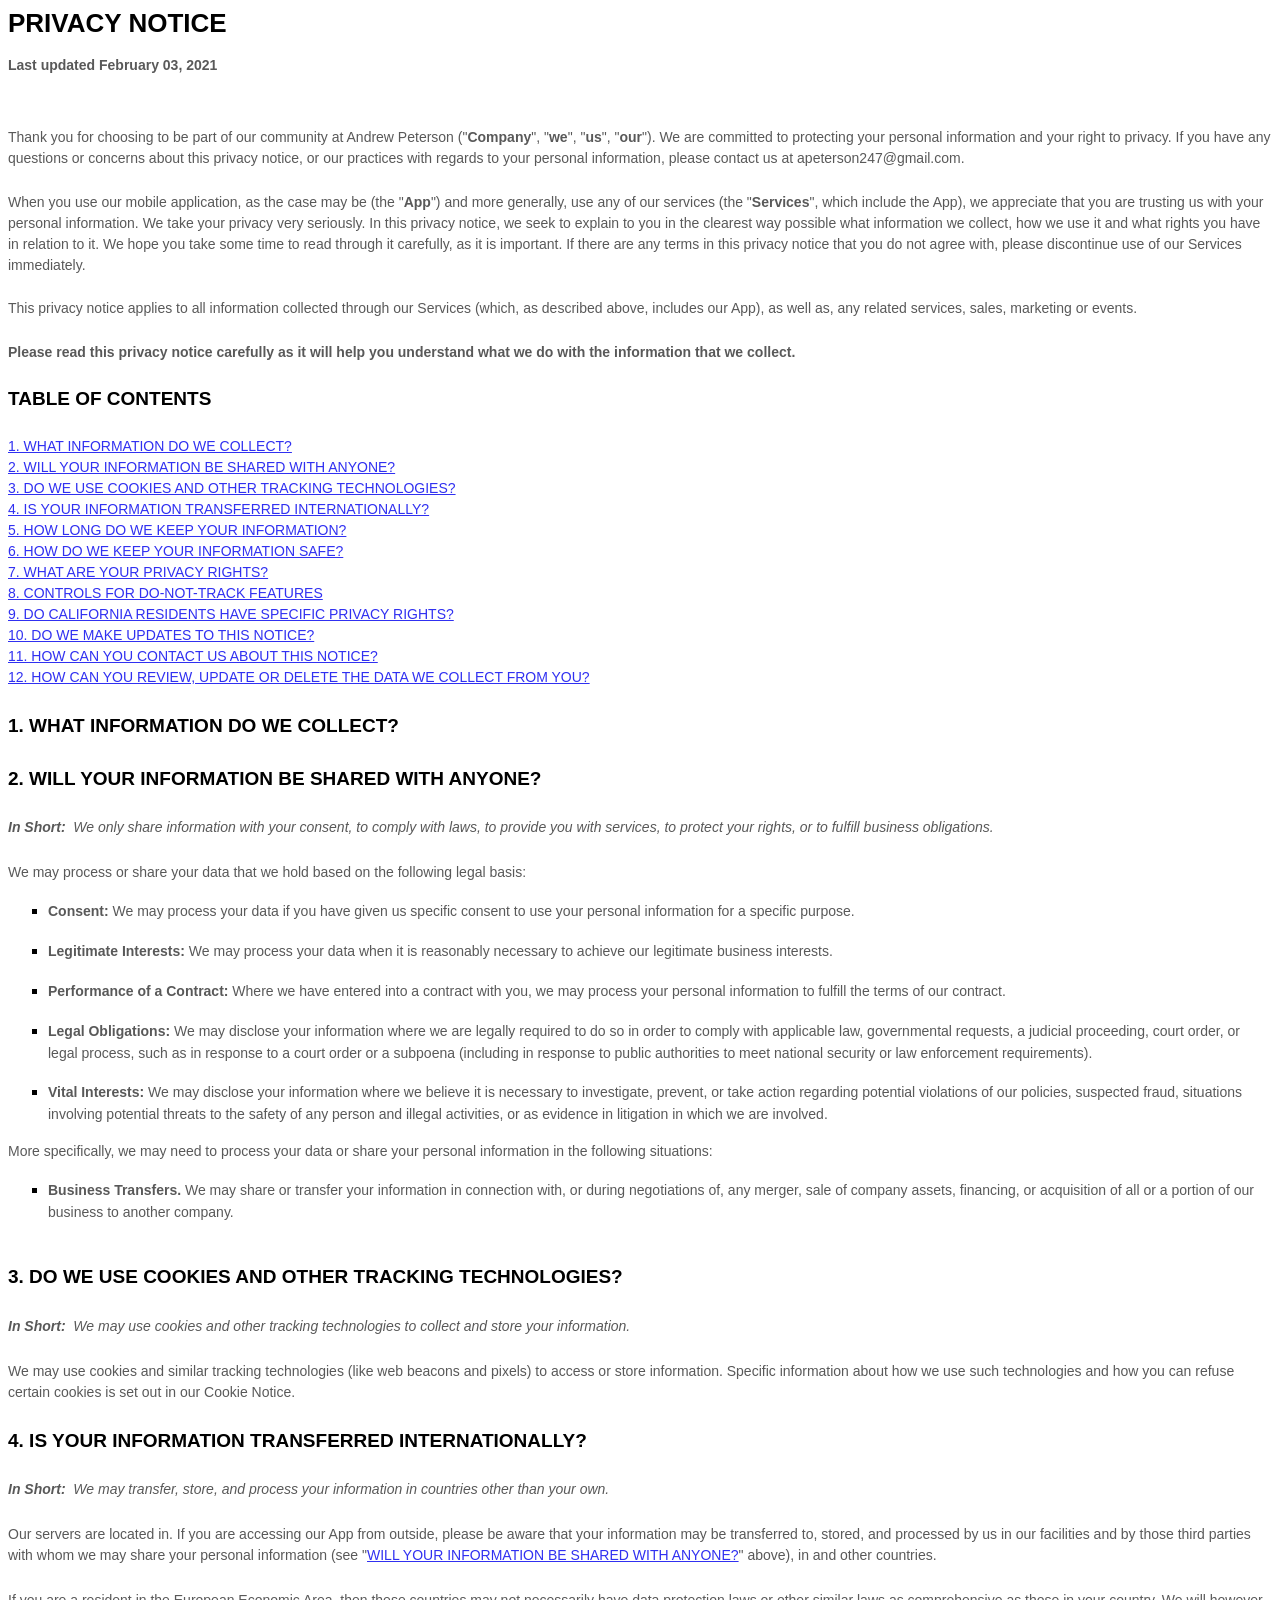
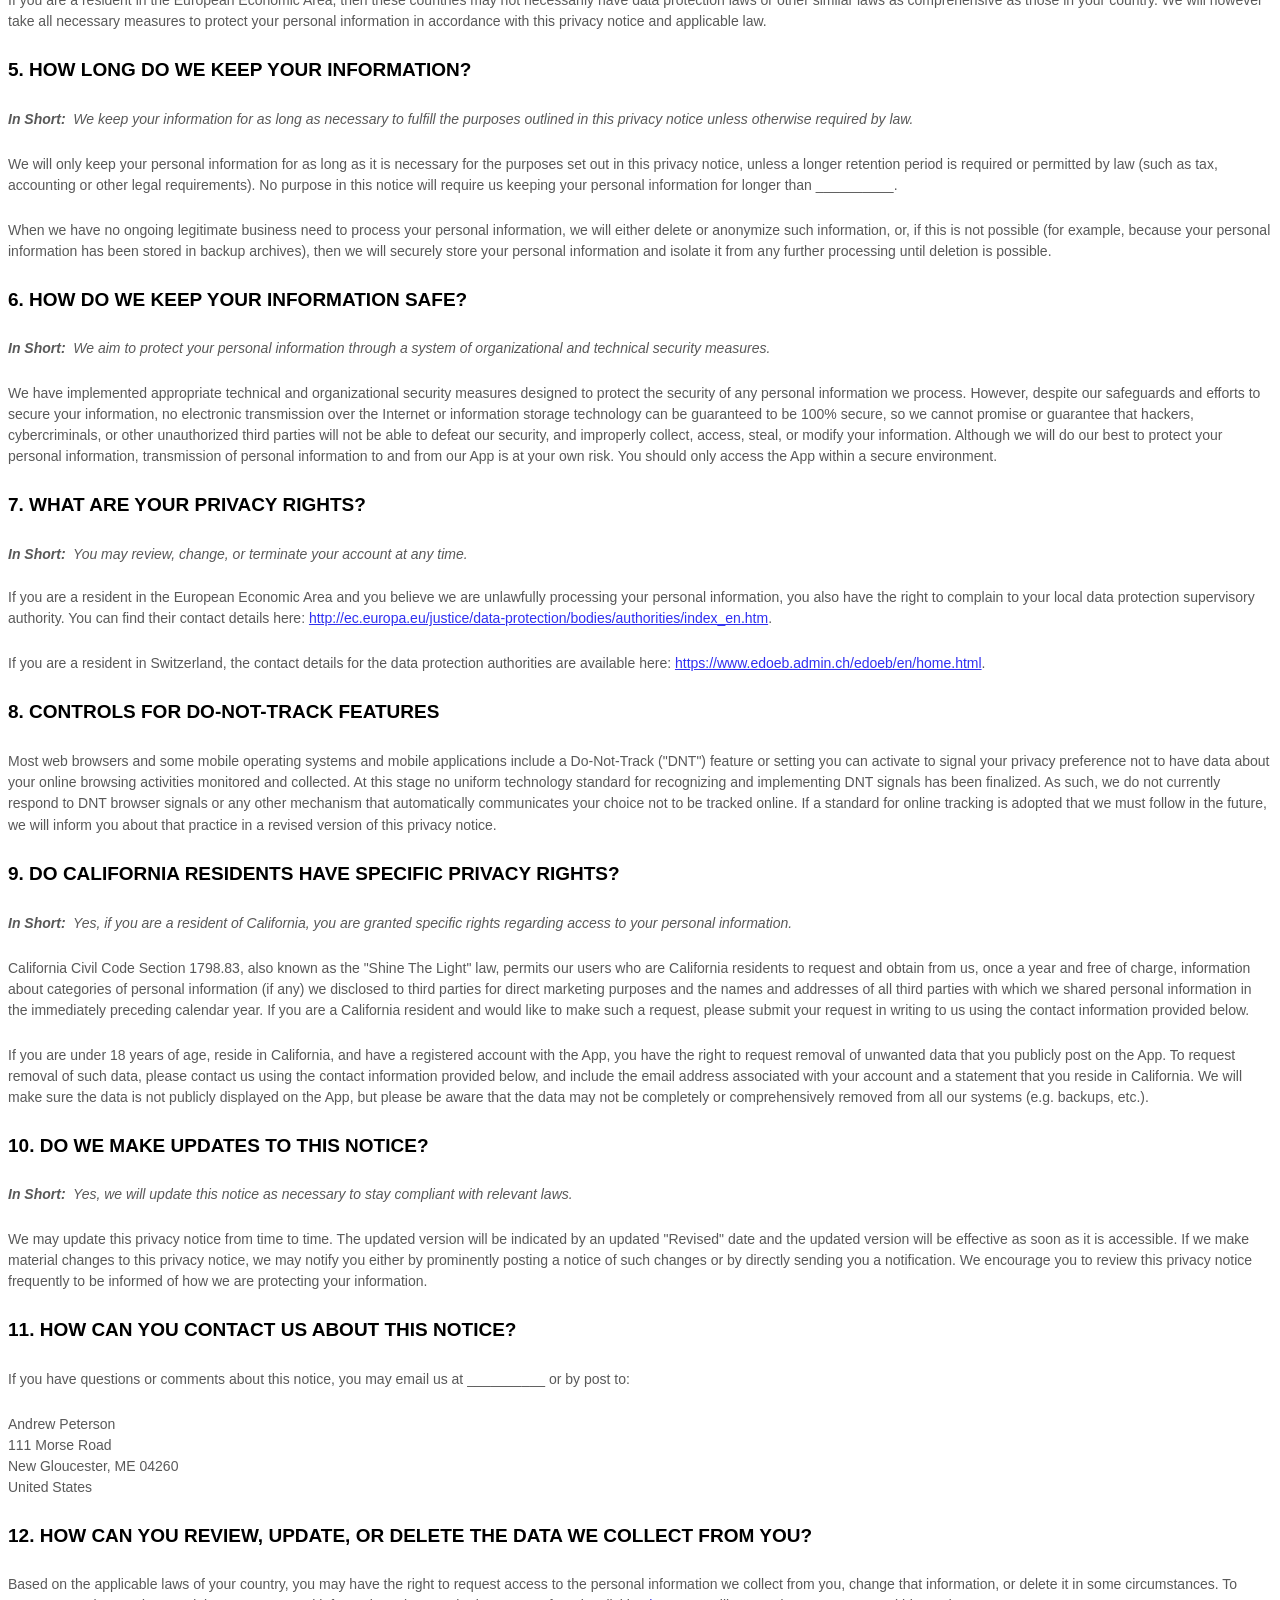
<file: privacy.html>
<html lang="en">
    <head>
        <meta charset="UTF-8">
        <meta name="viewport" content="width=device-width, initial-scale=1.0">
        <title>Privacy Notice — Andrew Peterson</title>
        <meta name="description" content="Privacy notice describing how Andrew Peterson's apps and services collect, use, and protect personal information.">
        <meta name="robots" content="index, follow">
        <link rel="canonical" href="https://andrewpcodes.com/privacy.html">
        <link rel="icon" href="data:image/svg+xml,%3Csvg xmlns='http://www.w3.org/2000/svg' viewBox='0 0 100 100'%3E%3Crect width='100' height='100' rx='18' fill='%230a0c0f'/%3E%3Ctext x='50' y='67' font-family='monospace' font-size='52' fill='%23e3a458' text-anchor='middle'%3E%3E_%3C/text%3E%3C/svg%3E">
    </head>
    <body>
        <style>
            [data-custom-class='body'], [data-custom-class='body'] * {
                    background: transparent !important;
                  }
          [data-custom-class='title'], [data-custom-class='title'] * {
                    font-family: Arial !important;
          font-size: 26px !important;
          color: #000000 !important;
                  }
          [data-custom-class='subtitle'], [data-custom-class='subtitle'] * {
                    font-family: Arial !important;
          color: #595959 !important;
          font-size: 14px !important;
                  }
          [data-custom-class='heading_1'], [data-custom-class='heading_1'] * {
                    font-family: Arial !important;
          font-size: 19px !important;
          color: #000000 !important;
                  }
          [data-custom-class='heading_2'], [data-custom-class='heading_2'] * {
                    font-family: Arial !important;
          font-size: 17px !important;
          color: #000000 !important;
                  }
          [data-custom-class='body_text'], [data-custom-class='body_text'] * {
                    color: #595959 !important;
          font-size: 14px !important;
          font-family: Arial !important;
                  }
          [data-custom-class='link'], [data-custom-class='link'] * {
                    color: #3030F1 !important;
          font-size: 14px !important;
          font-family: Arial !important;
          word-break: break-word !important;
                  }
          </style>
          
                <div data-custom-class="body">
                <div><strong><span style="font-size: 26px;"><span data-custom-class="title">PRIVACY NOTICE</span></span></strong></div><div><br></div><div><span style="color: rgb(127, 127, 127);"><strong><span style="font-size: 15px;"><span data-custom-class="subtitle">Last updated <bdt class="question">February 03, 2021</bdt></span></span></strong></span></div><div><br></div><div><br></div><div><br></div><div style="line-height: 1.5;"><span style="color: rgb(127, 127, 127);"><span style="color: rgb(89, 89, 89); font-size: 15px;"><span data-custom-class="body_text">Thank you for choosing to be part of our community at <bdt class="question">Andrew Peterson</bdt><span style="color: rgb(89, 89, 89);"><span data-custom-class="body_text"><bdt class="block-component"></bdt></span></span> ("<span style="color: rgb(89, 89, 89);"><span data-custom-class="body_text"><bdt class="block-component"></bdt></span></span><strong>Company</strong></span><span style="color: rgb(127, 127, 127);"><span style="color: rgb(89, 89, 89);"><span data-custom-class="body_text"><span style="color: rgb(89, 89, 89);"><span data-custom-class="body_text"><bdt class="statement-end-if-in-editor"><span data-custom-class="body_text"></span></bdt></span></span></span></span></span><span data-custom-class="body_text">", "<strong>we</strong>", "<strong>us</strong>", "<strong>our</strong>"). We are committed to protecting your personal information and your right to privacy. If you have any questions or concerns about this privacy notice, or our practices with regards to your personal information, please contact us at <bdt class="question">apeterson247@gmail.com</bdt>.</span></span></span></div><div style="line-height: 1.5;"><span style="font-size: 15px;"><br></span></div><div style="line-height: 1.5;"><span style="font-size: 15px;"><span style="color: rgb(127, 127, 127);"><span data-custom-class="body_text">When you <span style="color: rgb(89, 89, 89);"><span data-custom-class="body_text"><bdt class="block-component"></bdt><bdt class="block-component"></bdt><bdt class="forloop-component"></bdt><bdt class="block-component"></bdt></span></span>use our mobile application, <span style="color: rgb(89, 89, 89);"><span data-custom-class="body_text"><bdt class="statement-end-if-in-editor"></bdt><bdt class="block-component"></bdt><bdt class="forloop-component"></bdt><bdt class="statement-end-if-in-editor"></bdt><bdt class="block-component"></bdt></span></span>as the case may be (the "<strong>App</strong>")<span style="color: rgb(89, 89, 89);"><span data-custom-class="body_text"><bdt class="statement-end-if-in-editor"></bdt></span></span> and more generally, use any of our services (the "<strong>Services</strong>", which include the </span><span style="color: rgb(89, 89, 89);"><span data-custom-class="body_text"><span style="color: rgb(89, 89, 89);"><span data-custom-class="body_text"><bdt class="block-component"><span data-custom-class="body_text"></bdt></span></span><bdt class="block-component"></bdt></span></span></span><span data-custom-class="body_text"><span style="color: rgb(89, 89, 89);"><span data-custom-class="body_text"><bdt class="block-component"></bdt>App<bdt class="statement-end-if-in-editor"><span data-custom-class="body_text"></span></bdt></span></span></span></span><span data-custom-class="body_text">), we appreciate that you are trusting us with your personal information. We take your privacy very seriously. In this privacy notice, we seek to explain to you in the clearest way possible what information we collect, how we use it and what rights you have in relation to it. We hope you take some time to read through it carefully, as it is important. If there are any terms in this privacy notice that you do not agree with, please discontinue use of our Services immediately.</span></span></span></div><div style="line-height: 1.5;"><span style="font-size: 15px;"><br></span></div><div style="line-height: 1.5;"><span style="font-size: 15px;"><span style="color: rgb(127, 127, 127);"><span style="color: rgb(89, 89, 89);"><span data-custom-class="body_text">This privacy notice applies to all information collected through our Services (which, as described above, includes our </span><span style="color: rgb(89, 89, 89);"><span data-custom-class="body_text"><bdt class="block-component"><span data-custom-class="body_text"></bdt></span></span><bdt class="block-component"><bdt class="block-component"></bdt></bdt></span><span data-custom-class="body_text">App<span style="color: rgb(89, 89, 89);"><span data-custom-class="body_text"><bdt class="statement-end-if-in-editor"><span data-custom-class="body_text"></span></bdt></span></span></span></span><span data-custom-class="body_text">), as well as, any related services, sales, marketing or events.</span></span></span></span></div><div style="line-height: 1.5;"><span style="font-size: 15px;"><br></span></div><div style="line-height: 1.5;"><span style="font-size: 15px;"><span style="color: rgb(127, 127, 127);"><span style="color: rgb(89, 89, 89);"><span data-custom-class="body_text"><strong>Please read this privacy notice carefully as it will help you understand what we do with the information that we collect.</strong></span></span></span></span></div><div style="line-height: 1.5;"><span style="font-size: 15px;"><br></span></div><div style="line-height: 1.5;"><span style="font-size: 15px;"><span style="color: rgb(127, 127, 127);"><span style="color: rgb(0, 0, 0);"><strong><span data-custom-class="heading_1">TABLE OF CONTENTS</span></strong></span></span></span></div><div style="line-height: 1.5;"><span style="font-size: 15px;"><br></span></div><div style="line-height: 1.5;"><span style="font-size: 15px;"><a data-custom-class="link" href="#infocollect"><span style="color: rgb(89, 89, 89);">1. WHAT INFORMATION DO WE COLLECT?</span></a><span style="color: rgb(127, 127, 127);"><span style="color: rgb(89, 89, 89);"><span data-custom-class="body_text"><span style="color: rgb(89, 89, 89);"><bdt class="block-component"></bdt></span></span></span></span></span></span></div><div style="line-height: 1.5;"><span style="font-size: 15px;"><span style="color: rgb(89, 89, 89);"><a data-custom-class="link" href="#infoshare">2. WILL YOUR INFORMATION BE SHARED WITH ANYONE?</a></span><span style="color: rgb(127, 127, 127);"><span style="color: rgb(89, 89, 89);"><span data-custom-class="body_text"><span style="color: rgb(89, 89, 89);"><bdt class="block-component"></bdt></span><bdt class="block-component"></bdt></span></span></span></span></span></div><div style="line-height: 1.5;"><span style="font-size: 15px;"><a data-custom-class="link" href="#cookies"><span style="color: rgb(89, 89, 89);">3. DO WE USE COOKIES AND OTHER TRACKING TECHNOLOGIES?</span></a><span style="color: rgb(127, 127, 127);"><span style="color: rgb(89, 89, 89);"><span data-custom-class="body_text"><span style="color: rgb(89, 89, 89);"><bdt class="statement-end-if-in-editor"></bdt><span style="color: rgb(89, 89, 89);"><bdt class="block-component"></bdt><bdt class="block-component"></bdt></span></span><bdt class="block-component"></bdt></span></span></span></span></span></div><div style="line-height: 1.5;"><span style="font-size: 15px;"><a data-custom-class="link" href="#intltransfers"><span style="color: rgb(89, 89, 89);">4. IS YOUR INFORMATION TRANSFERRED INTERNATIONALLY?</span></a><span style="color: rgb(127, 127, 127);"><span style="color: rgb(89, 89, 89);"><span data-custom-class="body_text"><span style="color: rgb(89, 89, 89);"><bdt class="statement-end-if-in-editor"></bdt><bdt class="block-component"></bdt></span></span></span></span></span></div><div style="line-height: 1.5;"><span style="font-size: 15px;"><a data-custom-class="link" href="#inforetain"><span style="color: rgb(89, 89, 89);">5. HOW LONG DO WE KEEP YOUR INFORMATION?</span></a><span style="color: rgb(127, 127, 127);"><span style="color: rgb(89, 89, 89);"><span data-custom-class="body_text"><span style="color: rgb(89, 89, 89);"><span style="color: rgb(89, 89, 89);"><bdt class="block-component"></bdt></span></span></span></span></span></span></div><div style="line-height: 1.5;"><span style="font-size: 15px;"><a data-custom-class="link" href="#infosafe"><span style="color: rgb(89, 89, 89);">6. HOW DO WE KEEP YOUR INFORMATION SAFE?</span></a><span style="color: rgb(127, 127, 127);"><span style="color: rgb(89, 89, 89);"><span data-custom-class="body_text"><span style="color: rgb(89, 89, 89);"><bdt class="statement-end-if-in-editor"></bdt><bdt class="block-component"></bdt></span></span></span></span></span></div><div style="line-height: 1.5;"><span style="font-size: 15px;"><span style="color: rgb(89, 89, 89);"><a data-custom-class="link" href="#privacyrights">7. WHAT ARE YOUR PRIVACY RIGHTS?</a></span></span></div><div style="line-height: 1.5;"><span style="font-size: 15px;"><a data-custom-class="link" href="#DNT"><span style="color: rgb(89, 89, 89);">8. CONTROLS FOR DO-NOT-TRACK FEATURES</span></a></span></div><div style="line-height: 1.5;"><span style="font-size: 15px;"><a data-custom-class="link" href="#caresidents"><span style="color: rgb(89, 89, 89);">9. DO CALIFORNIA RESIDENTS HAVE SPECIFIC PRIVACY RIGHTS?</span></a></span></div><div style="line-height: 1.5;"><span style="font-size: 15px;"><a data-custom-class="link" href="#policyupdates"><span style="color: rgb(89, 89, 89);">10. DO WE MAKE UPDATES TO THIS NOTICE?</span></a></span></div><div style="line-height: 1.5;"><a data-custom-class="link" href="#contact"><span style="color: rgb(89, 89, 89); font-size: 15px;">11. HOW CAN YOU CONTACT US ABOUT THIS NOTICE?</span></a></div><div style="line-height: 1.5;"><a data-custom-class="link" href="#request"><span style="color: rgb(89, 89, 89);">12. HOW CAN YOU REVIEW, UPDATE OR DELETE THE DATA WE COLLECT FROM YOU?</span></a></div><div style="line-height: 1.5;"><br></div><div id="infocollect" style="line-height: 1.5;"><span style="color: rgb(127, 127, 127);"><span style="color: rgb(89, 89, 89); font-size: 15px;"><span style="font-size: 15px; color: rgb(89, 89, 89);"><span style="font-size: 15px; color: rgb(89, 89, 89);"><span id="control" style="color: rgb(0, 0, 0);"><strong><span data-custom-class="heading_1">1. WHAT INFORMATION DO WE COLLECT?</span></strong><span data-custom-class="heading_1"><bdt class="block-component"><span data-custom-class="body_text"></bdt></bdt></span><bdt class="block-component"></bdt><span data-custom-class="body_text"><span style="font-size: 15px;"><bdt class="statement-end-if-in-editor"><bdt class="statement-end-if-in-editor"><span style="font-size: 15px;"><span data-custom-class="body_text"><span style="font-size: 15px;"><span data-custom-class="body_text"><bdt class="statement-end-if-in-editor"><bdt class="statement-end-if-in-editor"><bdt class="block-component"></bdt></bdt></span></span></span></span><span style="color: rgb(89, 89, 89); font-size: 15px;"><span data-custom-class="body_text"><span style="color: rgb(89, 89, 89); font-size: 15px;"><span data-custom-class="body_text"><bdt class="statement-end-if-in-editor"><bdt class="block-component"></bdt></bdt></span></span></span></span></bdt></span></span><bdt class="block-component"></span></bdt></div><div style="line-height: 1.5;"><br></div><div id="infoshare" style="line-height: 1.5;"><span style="color: rgb(127, 127, 127);"><span style="color: rgb(89, 89, 89); font-size: 15px;"><span style="font-size: 15px; color: rgb(89, 89, 89);"><span style="font-size: 15px; color: rgb(89, 89, 89);"><span id="control" style="color: rgb(0, 0, 0);"><strong><span data-custom-class="heading_1">2. WILL YOUR INFORMATION BE SHARED WITH ANYONE?</span></strong></span></span></span></span></span></div><div style="line-height: 1.5;"><br></div><div style="line-height: 1.5;"><span style="font-size: 15px; color: rgb(89, 89, 89);"><span style="font-size: 15px; color: rgb(89, 89, 89);"><span data-custom-class="body_text"><strong><em>In Short:</em></strong><em>  We only share information with your consent, to comply with laws, to provide you with services, to protect your rights, or to fulfill business obligations.</em></span></span></span></div><div style="line-height: 1.5;"><br></div><div style="line-height: 1.5;"><span style="font-size: 15px; color: rgb(89, 89, 89);"><span style="font-size: 15px; color: rgb(89, 89, 89);"><span data-custom-class="body_text">We may process or share your data that we hold based on the following legal basis:<bdt class="block-component"></bdt></span></span></span></div><ul><li style="line-height: 1.5;"><span style="font-size: 15px; color: rgb(89, 89, 89);"><span style="font-size: 15px; color: rgb(89, 89, 89);"><span data-custom-class="body_text"><strong>Consent:</strong> We may process your data if you have given us specific consent to use your personal information for a specific purpose.<span style="font-size: 15px; color: rgb(89, 89, 89);"><span style="font-size: 15px; color: rgb(89, 89, 89);"><span data-custom-class="body_text"><bdt class="statement-end-if-in-editor"></bdt></span></span></span></span></span></span></li></ul><div><span style="font-size: 15px; color: rgb(89, 89, 89);"><span style="font-size: 15px; color: rgb(89, 89, 89);"><span data-custom-class="body_text"><span style="font-size: 15px; color: rgb(89, 89, 89);"><span style="font-size: 15px; color: rgb(89, 89, 89);"><span data-custom-class="body_text"><bdt class="statement-end-if-in-editor"><span style="font-size: 15px; color: rgb(89, 89, 89);"><span style="font-size: 15px; color: rgb(89, 89, 89);"><span data-custom-class="body_text"><bdt class="block-component"></bdt></span></span></span></bdt></span></span></span></span></span></span></div><ul><li style="line-height: 1.5;"><span style="font-size: 15px; color: rgb(89, 89, 89);"><span style="font-size: 15px; color: rgb(89, 89, 89);"><span data-custom-class="body_text"><strong>Legitimate Interests:</strong> We may process your data when it is reasonably necessary to achieve our legitimate business interests.<span style="font-size: 15px; color: rgb(89, 89, 89);"><span style="font-size: 15px; color: rgb(89, 89, 89);"><span data-custom-class="body_text"><span style="font-size: 15px; color: rgb(89, 89, 89);"><span style="font-size: 15px; color: rgb(89, 89, 89);"><span data-custom-class="body_text"><bdt class="statement-end-if-in-editor"></bdt></span></span></span></span></span></span></span></span></span></li></ul><div><span style="font-size: 15px; color: rgb(89, 89, 89);"><span style="font-size: 15px; color: rgb(89, 89, 89);"><span data-custom-class="body_text"><span style="font-size: 15px; color: rgb(89, 89, 89);"><span style="font-size: 15px; color: rgb(89, 89, 89);"><span data-custom-class="body_text"><bdt class="block-component"></bdt></span></span></span></span></span></span></div><ul><li style="line-height: 1.5;"><span style="font-size: 15px; color: rgb(89, 89, 89);"><span style="font-size: 15px; color: rgb(89, 89, 89);"><span data-custom-class="body_text"><strong>Performance of a Contract:</strong> Where we have entered into a contract with you, we may process your personal information to fulfill the terms of our contract.<span style="font-size: 15px; color: rgb(89, 89, 89);"><span style="font-size: 15px; color: rgb(89, 89, 89);"><span data-custom-class="body_text"><span style="font-size: 15px; color: rgb(89, 89, 89);"><span style="font-size: 15px; color: rgb(89, 89, 89);"><span data-custom-class="body_text"><bdt class="statement-end-if-in-editor"></bdt></span></span></span></span></span></span></span></span></span></li></ul><div><span style="font-size: 15px; color: rgb(89, 89, 89);"><span style="font-size: 15px; color: rgb(89, 89, 89);"><span data-custom-class="body_text"><span style="font-size: 15px; color: rgb(89, 89, 89);"><span style="font-size: 15px; color: rgb(89, 89, 89);"><span data-custom-class="body_text"><bdt class="block-component"></bdt></span></span></span></span></span></span></div><ul><li style="line-height: 1.5;"><span style="font-size: 15px; color: rgb(89, 89, 89);"><span style="font-size: 15px; color: rgb(89, 89, 89);"><span data-custom-class="body_text"><strong>Legal Obligations:</strong> We may disclose your information where we are legally required to do so in order to comply with applicable law, governmental requests, a judicial proceeding, court order, or legal process, such as in response to a court order or a subpoena (including in response to public authorities to meet national security or law enforcement requirements).<span style="font-size: 15px; color: rgb(89, 89, 89);"><span style="font-size: 15px; color: rgb(89, 89, 89);"><span data-custom-class="body_text"><span style="font-size: 15px; color: rgb(89, 89, 89);"><span style="font-size: 15px; color: rgb(89, 89, 89);"><span data-custom-class="body_text"><bdt class="statement-end-if-in-editor"></bdt></span></span></span></span></span></span></span></span></span></li></ul><div><span style="font-size: 15px; color: rgb(89, 89, 89);"><span style="font-size: 15px; color: rgb(89, 89, 89);"><span data-custom-class="body_text"><span style="font-size: 15px; color: rgb(89, 89, 89);"><span style="font-size: 15px; color: rgb(89, 89, 89);"><span data-custom-class="body_text"><bdt class="block-component"></bdt></span></span></span></span></span></span></div><ul><li style="line-height: 1.5;"><span style="font-size: 15px; color: rgb(89, 89, 89);"><span style="font-size: 15px; color: rgb(89, 89, 89);"><span data-custom-class="body_text"><strong>Vital Interests:</strong> We may disclose your information where we believe it is necessary to investigate, prevent, or take action regarding potential violations of our policies, suspected fraud, situations involving potential threats to the safety of any person and illegal activities, or as evidence in litigation in which we are involved.<span style="font-size: 15px; color: rgb(89, 89, 89);"><span style="font-size: 15px; color: rgb(89, 89, 89);"><span data-custom-class="body_text"><span style="font-size: 15px; color: rgb(89, 89, 89);"><span style="font-size: 15px; color: rgb(89, 89, 89);"><span data-custom-class="body_text"><bdt class="statement-end-if-in-editor"></bdt></span></span></span></span></span></span></span></span></span></li></ul><div style="line-height: 1.5;"><span style="font-size: 15px; color: rgb(89, 89, 89);"><span style="font-size: 15px; color: rgb(89, 89, 89);"><span data-custom-class="body_text">More specifically, we may need to process your data or share your personal information in the following situations:</span></span></span></div><ul><li style="line-height: 1.5;"><span style="font-size: 15px; color: rgb(89, 89, 89);"><span style="font-size: 15px; color: rgb(89, 89, 89);"><span data-custom-class="body_text"><strong>Business Transfers.</strong> We may share or transfer your information in connection with, or during negotiations of, any merger, sale of company assets, financing, or acquisition of all or a portion of our business to another company.</span></span></span></li></ul><div><span style="font-size: 15px;"><span style="color: rgb(89, 89, 89);"><span data-custom-class="body_text"><bdt class="block-component"></bdt></span></span></span></span></span></span></span></span></li></ul><div><span style="font-size: 15px;"><span style="color: rgb(89, 89, 89);"><span data-custom-class="body_text"><bdt class="block-component"></bdt></span></span></span></span></span></bdt></span></span></span></span></span></span></span></span></li></ul><div><span style="font-size: 15px;"><span style="color: rgb(89, 89, 89);"><span style="font-size: 15px;"><span style="color: rgb(89, 89, 89);"><span data-custom-class="body_text"><bdt class="block-component"></bdt></span></span></span></span></span></span></span></span></li></ul><div><span style="font-size: 15px;"><span style="color: rgb(89, 89, 89);"><span data-custom-class="body_text"><bdt class="block-component"></bdt></span></span></span></span></span></li></ul><div><span style="font-size: 15px;"><span style="color: rgb(89, 89, 89);"><span data-custom-class="body_text"><bdt class="block-component"></bdt></span></span></span></span></span></span></span></span></li></ul><div><span style="font-size: 15px;"><span style="color: rgb(89, 89, 89);"><span style="font-size: 15px;"><span data-custom-class="body_text"><bdt class="block-component"></bdt></span><span style="color: rgb(89, 89, 89);"><bdt class="block-component"><span data-custom-class="body_text"></bdt></span></span></span></span></span></span></span><span data-custom-class="body_text"><span style="font-size: 15px;"><span style="color: rgb(89, 89, 89);"><span data-custom-class="body_text"><span style="font-size: 15px;"><span style="color: rgb(89, 89, 89);"><span data-custom-class="body_text"><bdt class="statement-end-if-in-editor"></bdt></span></span></span></span></span></span></span></span></span></span></span></span></li></ul><div style="line-height: 1.5;"><span style="color: rgb(89, 89, 89);"><bdt class="block-component"></bdt></span></div><div><span style="color: rgb(89, 89, 89); font-size: 15px;"><span style="font-size: 15px;"><span style="color: rgb(89, 89, 89);"><span style="font-size: 15px;"><span style="color: rgb(89, 89, 89);"><bdt class="block-component"><span data-custom-class="heading_1"></span></bdt></span></span></span></span></span></div><div style="line-height: 1.5;"><br></div><div id="cookies" style="line-height: 1.5;"><span style="color: rgb(127, 127, 127);"><span style="color: rgb(89, 89, 89); font-size: 15px;"><span style="font-size: 15px; color: rgb(89, 89, 89);"><span style="font-size: 15px; color: rgb(89, 89, 89);"><span id="control" style="color: rgb(0, 0, 0);"><strong><span data-custom-class="heading_1">3. DO WE USE COOKIES AND OTHER TRACKING TECHNOLOGIES?</span></strong></span></span></span></span></span></div><div style="line-height: 1.5;"><br></div><div style="line-height: 1.5;"><span style="font-size: 15px; color: rgb(89, 89, 89);"><span style="font-size: 15px; color: rgb(89, 89, 89);"><span data-custom-class="body_text"><strong><em>In Short: </em></strong><em> We may use cookies and other tracking technologies to collect and store your information.</em></span></span></span></div><div style="line-height: 1.5;"><br></div><div style="line-height: 1.5;"><span style="font-size: 15px; color: rgb(89, 89, 89);"><span style="font-size: 15px; color: rgb(89, 89, 89);"><span data-custom-class="body_text">We may use cookies and similar tracking technologies (like web beacons and pixels) to access or store information. Specific information about how we use such technologies and how you can refuse certain cookies is set out in our Cookie Notice<span style="color: rgb(89, 89, 89); font-size: 15px;"><span data-custom-class="body_text"><bdt class="block-component"></bdt>.</span><span style="color: rgb(89, 89, 89); font-size: 15px;"><span style="font-size: 15px;"><span style="color: rgb(89, 89, 89);"><span style="font-size: 15px;"><span style="color: rgb(89, 89, 89);"><span data-custom-class="body_text"><bdt class="statement-end-if-in-editor"></bdt></span><span data-custom-class="body_text"><bdt class="block-component"></bdt><bdt class="block-component"></bdt></span><bdt class="block-component"><span data-custom-class="body_text"><bdt class="block-component"></bdt></span></bdt></span></span></span></span></span></span></span></span></span></span></span></div><div style="line-height: 1.5;"><br></div><div id="intltransfers" style="line-height: 1.5;"><span style="color: rgb(127, 127, 127);"><span style="color: rgb(89, 89, 89); font-size: 15px;"><span style="font-size: 15px; color: rgb(89, 89, 89);"><span style="font-size: 15px; color: rgb(89, 89, 89);"><span id="control" style="color: rgb(0, 0, 0);"><strong><span data-custom-class="heading_1">4. IS YOUR INFORMATION TRANSFERRED INTERNATIONALLY?</span></strong> </span> </span> </span> </span> </span></div><div style="line-height: 1.5;"><br></div><div style="line-height: 1.5;"><span style="font-size: 15px; color: rgb(89, 89, 89);"><span style="font-size: 15px; color: rgb(89, 89, 89);"><span data-custom-class="body_text"><strong><em>In Short:  </em></strong><em>We may transfer, store, and process your information in countries other than your own.</em></span></span></span></div><div style="line-height: 1.5;"><br></div><div style="line-height: 1.5;"><span style="font-size: 15px; color: rgb(89, 89, 89);"><span style="font-size: 15px; color: rgb(89, 89, 89);"><span data-custom-class="body_text">Our servers are located in<span style="font-size: 15px;"><span style="color: rgb(89, 89, 89);"><span data-custom-class="body_text"><bdt class="forloop-component"></bdt></span></span></span>. If you are accessing our <span style="font-size: 15px;"><span style="color: rgb(89, 89, 89);"><span data-custom-class="body_text"><span style="color: rgb(89, 89, 89); font-size: 15px;"><span data-custom-class="body_text"><span style="font-size: 15px;"><span style="color: rgb(89, 89, 89);"><span data-custom-class="body_text"><span style="font-size: 15px;"><span style="color: rgb(89, 89, 89);"><span data-custom-class="body_text"><bdt class="block-component"></bdt><bdt class="block-component"></bdt><bdt class="block-component"></bdt>App<bdt class="statement-end-if-in-editor"></bdt></span></span></span></span></span></span></span></span></span></span></span> from outside<span style="font-size: 15px;"><span style="color: rgb(89, 89, 89);"><span data-custom-class="body_text"><bdt class="forloop-component"></bdt></span></span></span>, please be aware that your information may be transferred to, stored, and processed by us in our facilities and by those third parties with whom we may share your personal information (see "<a data-custom-class="link" href="#infoshare"><span style="font-size: 15px;"><span style="color: rgb(89, 89, 89);">WILL YOUR INFORMATION BE SHARED WITH ANYONE?</span></span></a>" above), in <span style="font-size: 15px;"><span style="color: rgb(89, 89, 89);"><span data-custom-class="body_text"><bdt class="forloop-component"></bdt></span></span></span> and other countries.</span></span></span></div><div style="line-height: 1.5;"><br></div><div style="line-height: 1.5;"><span style="font-size: 15px; color: rgb(89, 89, 89);"><span style="font-size: 15px; color: rgb(89, 89, 89);"><span data-custom-class="body_text">If you are a resident in the European Economic Area, then these countries may not necessarily have data protection laws or other similar laws as comprehensive as those in your country. We will however take all necessary measures to protect your personal information in accordance with this privacy notice and applicable law.<span style="font-size: 15px;"><span style="color: rgb(89, 89, 89);"><span data-custom-class="body_text"><bdt class="block-component"></bdt></span></span></span></span></span></span></span></span></span><span style="font-size: 15px;"><span style="color: rgb(89, 89, 89);"><span data-custom-class="body_text"><bdt class="block-component"></bdt></span></span></span></span></span></span></span><span style="font-size: 15px; color: rgb(89, 89, 89);"><span style="font-size: 15px; color: rgb(89, 89, 89);"><span data-custom-class="body_text"><span style="font-size: 15px;"><span style="color: rgb(89, 89, 89);"><span data-custom-class="body_text"><bdt class="block-component"></bdt></span></span></span></span></span><span style="font-size: 15px; color: rgb(89, 89, 89);"><span style="font-size: 15px; color: rgb(89, 89, 89);"><span data-custom-class="body_text"><span style="color: rgb(89, 89, 89); font-size: 15px;"><span style="color: rgb(89, 89, 89); font-size: 15px;"><span style="color: rgb(89, 89, 89); font-size: 15px;"><span style="color: rgb(89, 89, 89); font-size: 15px;"><span style="color: rgb(89, 89, 89); font-size: 15px;"><span style="font-size: 15px;"><span style="color: rgb(89, 89, 89);"><span style="font-size: 15px;"><span style="color: rgb(89, 89, 89);"><span data-custom-class="body_text"><bdt class="statement-end-if-in-editor"><span style="color: rgb(89, 89, 89); font-size: 15px;"><span style="color: rgb(89, 89, 89); font-size: 15px;"><span style="color: rgb(89, 89, 89); font-size: 15px;"><span style="color: rgb(89, 89, 89); font-size: 15px;"><span style="color: rgb(89, 89, 89); font-size: 15px;"><span style="font-size: 15px;"><span style="color: rgb(89, 89, 89);"><span style="font-size: 15px;"><span style="color: rgb(89, 89, 89);"><span data-custom-class="body_text"><bdt class="block-component"></span></bdt></span></span></span></span></span></span></span></span></span></span></span></div><div style="line-height: 1.5;"><br></div><div id="inforetain" style="line-height: 1.5;"><span style="color: rgb(127, 127, 127);"><span style="color: rgb(89, 89, 89); font-size: 15px;"><span style="font-size: 15px; color: rgb(89, 89, 89);"><span style="font-size: 15px; color: rgb(89, 89, 89);"><span id="control" style="color: rgb(0, 0, 0);"><strong><span data-custom-class="heading_1">5. HOW LONG DO WE KEEP YOUR INFORMATION?</span></strong></span></span></span></span></span></div><div style="line-height: 1.5;"><br></div><div style="line-height: 1.5;"><span style="font-size: 15px; color: rgb(89, 89, 89);"><span style="font-size: 15px; color: rgb(89, 89, 89);"><span data-custom-class="body_text"><strong><em>In Short: </em></strong><em> We keep your information for as long as necessary to fulfill the purposes outlined in this privacy notice unless otherwise required by law.</em></span></span></span></div><div style="line-height: 1.5;"><br></div><div style="line-height: 1.5;"><span style="font-size: 15px; color: rgb(89, 89, 89);"><span style="font-size: 15px; color: rgb(89, 89, 89);"><span data-custom-class="body_text">We will only keep your personal information for as long as it is necessary for the purposes set out in this privacy notice, unless a longer retention period is required or permitted by law (such as tax, accounting or other legal requirements). No purpose in this notice will require us keeping your personal information for longer than <span style="font-size: 15px;"><span style="color: rgb(89, 89, 89);"><span data-custom-class="body_text"><bdt class="block-component"></bdt><bdt class="question">__________</bdt><bdt class="statement-end-if-in-editor"></bdt></span></span></span>.</span></span></span></div><div style="line-height: 1.5;"><br></div><div style="line-height: 1.5;"><span style="font-size: 15px; color: rgb(89, 89, 89);"><span style="font-size: 15px; color: rgb(89, 89, 89);"><span data-custom-class="body_text">When we have no ongoing legitimate business need to process your personal information, we will either delete or anonymize such information, or, if this is not possible (for example, because your personal information has been stored in backup archives), then we will securely store your personal information and isolate it from any further processing until deletion is possible.<span style="color: rgb(89, 89, 89);"><bdt class="block-component"></bdt></span></span></span></span></div><div style="line-height: 1.5;"><br></div><div id="infosafe" style="line-height: 1.5;"><span style="color: rgb(127, 127, 127);"><span style="color: rgb(89, 89, 89); font-size: 15px;"><span style="font-size: 15px; color: rgb(89, 89, 89);"><span style="font-size: 15px; color: rgb(89, 89, 89);"><span id="control" style="color: rgb(0, 0, 0);"><strong><span data-custom-class="heading_1">6. HOW DO WE KEEP YOUR INFORMATION SAFE?</span></strong></span></span></span></span></span></div><div style="line-height: 1.5;"><br></div><div style="line-height: 1.5;"><span style="font-size: 15px; color: rgb(89, 89, 89);"><span style="font-size: 15px; color: rgb(89, 89, 89);"><span data-custom-class="body_text"><strong><em>In Short: </em></strong><em> We aim to protect your personal information through a system of organizational and technical security measures.</em></span></span></span></div><div style="line-height: 1.5;"><br></div><div style="line-height: 1.5;"><span style="font-size: 15px; color: rgb(89, 89, 89);"><span style="font-size: 15px; color: rgb(89, 89, 89);"><span data-custom-class="body_text">We have implemented appropriate technical and organizational security measures designed to protect the security of any personal information we process. However, despite our safeguards and efforts to secure your information, no electronic transmission over the Internet or information storage technology can be guaranteed to be 100% secure, so we cannot promise or guarantee that hackers, cybercriminals, or other unauthorized third parties will not be able to defeat our security, and improperly collect, access, steal, or modify your information. Although we will do our best to protect your personal information, transmission of personal information to and from our <span style="color: rgb(89, 89, 89); font-size: 15px;"><span data-custom-class="body_text"><span style="font-size: 15px;"><span style="color: rgb(89, 89, 89);"><span data-custom-class="body_text"><span style="font-size: 15px;"><span style="color: rgb(89, 89, 89);"><span data-custom-class="body_text"><bdt class="block-component"></bdt><bdt class="block-component"></bdt><bdt class="block-component"></bdt>App<bdt class="statement-end-if-in-editor"></bdt></span></span></span></span></span></span></span></span> is at your own risk. You should only access the <span style="color: rgb(89, 89, 89); font-size: 15px;"><span data-custom-class="body_text"><span style="font-size: 15px;"><span style="color: rgb(89, 89, 89);"><span data-custom-class="body_text"><span style="font-size: 15px;"><span style="color: rgb(89, 89, 89);"><span data-custom-class="body_text"><bdt class="block-component"></bdt><bdt class="block-component"></bdt><bdt class="block-component"></bdt>App<bdt class="statement-end-if-in-editor"></bdt></span></span></span></span></span></span></span></span> within a secure environment.<span style="color: rgb(89, 89, 89);"><bdt class="statement-end-if-in-editor"></bdt></span><span style="color: rgb(89, 89, 89); font-size: 15px;"><span data-custom-class="body_text"><bdt class="block-component"></bdt></span></span></span></span></span></span></div><div style="line-height: 1.5;"><br></div><div id="privacyrights" style="line-height: 1.5;"><span style="color: rgb(127, 127, 127);"><span style="color: rgb(89, 89, 89); font-size: 15px;"><span style="font-size: 15px; color: rgb(89, 89, 89);"><span style="font-size: 15px; color: rgb(89, 89, 89);"><span id="control" style="color: rgb(0, 0, 0);"><strong><span data-custom-class="heading_1">7. WHAT ARE YOUR PRIVACY RIGHTS?</span></strong></span></span></span></span></span></div><div style="line-height: 1.5;"><br></div><div style="line-height: 1.5;"><span style="font-size: 15px; color: rgb(89, 89, 89);"><span style="font-size: 15px; color: rgb(89, 89, 89);"><span data-custom-class="body_text"><strong><em>In Short:</em></strong><em>  <span style="color: rgb(89, 89, 89);"><span style="font-size: 15px;"><span data-custom-class="body_text"><em><bdt class="block-component"></bdt></em></span></span></span>You may review, change, or terminate your account at any time.</em><span style="color: rgb(89, 89, 89);"><span style="font-size: 15px;"><bdt class="block-component"></bdt></span></span></span></span></span></span></span></span></div><div style="line-height: 1.5;"><span style="font-size: 15px; color: rgb(89, 89, 89);"> </span></div><div style="line-height: 1.5;"><span style="font-size: 15px; color: rgb(89, 89, 89);"><span style="font-size: 15px; color: rgb(89, 89, 89);"><span data-custom-class="body_text">If you are a resident in the European Economic Area and you believe we are unlawfully processing your personal information, you also have the right to complain to your local data protection supervisory authority. You can find their contact details here: <span style="font-size: 15px;"><span style="color: rgb(89, 89, 89);"><span data-custom-class="body_text"><span style="color: rgb(48, 48, 241);"><span data-custom-class="body_text"><a data-custom-class="link" href="http://ec.europa.eu/justice/data-protection/bodies/authorities/index_en.htm" rel="noopener noreferrer" target="_blank"><span style="font-size: 15px;">http://ec.europa.eu/justice/data-protection/bodies/authorities/index_en.htm</span></a></span></span></span></span></span>.</span></span></span></div><div style="line-height: 1.5;"><br></div><div style="line-height: 1.5;"><span style="font-size: 15px; color: rgb(89, 89, 89);"><span style="font-size: 15px; color: rgb(89, 89, 89);"><span data-custom-class="body_text">If you are a resident in Switzerland, the contact details for the data protection authorities are available here: <span style="font-size: 15px;"><span style="color: rgb(89, 89, 89);"><span data-custom-class="body_text"><span style="color: rgb(48, 48, 241);"><span data-custom-class="body_text"><span style="font-size: 15px;"><a data-custom-class="link" href="https://www.edoeb.admin.ch/edoeb/en/home.html" rel="noopener noreferrer" target="_blank">https://www.edoeb.admin.ch/edoeb/en/home.html</a></span></span></span></span></span></span>.<bdt class="block-component"></bdt><bdt class="block-component"></bdt></span></span></span></span></span></span></span><span data-custom-class="body_text"><bdt class="block-component"></bdt></span></span></span></span></span></span></span></span></bdt></div><div style="line-height: 1.5;"><br></div><div id="DNT" style="line-height: 1.5;"><span style="color: rgb(127, 127, 127);"><span style="color: rgb(89, 89, 89); font-size: 15px;"><span style="font-size: 15px; color: rgb(89, 89, 89);"><span style="font-size: 15px; color: rgb(89, 89, 89);"><span id="control" style="color: rgb(0, 0, 0);"><strong><span data-custom-class="heading_1">8. CONTROLS FOR DO-NOT-TRACK FEATURES</span></strong></span></span></span></span></span></div><div style="line-height: 1.5;"><br></div><div style="line-height: 1.5;"><span style="font-size: 15px; color: rgb(89, 89, 89);"><span style="font-size: 15px; color: rgb(89, 89, 89);"><span data-custom-class="body_text">Most web browsers and some mobile operating systems and mobile applications include a Do-Not-Track ("DNT") feature or setting you can activate to signal your privacy preference not to have data about your online browsing activities monitored and collected. At this stage no uniform technology standard for recognizing and implementing DNT signals has been finalized. As such, we do not currently respond to DNT browser signals or any other mechanism that automatically communicates your choice not to be tracked online. If a standard for online tracking is adopted that we must follow in the future, we will inform you about that practice in a revised version of this privacy notice.</span></span> </span></div><div style="line-height: 1.5;"><br></div><div id="caresidents" style="line-height: 1.5;"><span style="color: rgb(127, 127, 127);"><span style="color: rgb(89, 89, 89); font-size: 15px;"><span style="font-size: 15px; color: rgb(89, 89, 89);"><span style="font-size: 15px; color: rgb(89, 89, 89);"><span id="control" style="color: rgb(0, 0, 0);"><strong><span data-custom-class="heading_1">9. DO CALIFORNIA RESIDENTS HAVE SPECIFIC PRIVACY RIGHTS?</span></strong></span></span></span></span></span></div><div style="line-height: 1.5;"><br></div><div style="line-height: 1.5;"><span style="font-size: 15px; color: rgb(89, 89, 89);"><span style="font-size: 15px; color: rgb(89, 89, 89);"><span data-custom-class="body_text"><strong><em>In Short: </em></strong><em> Yes, if you are a resident of California, you are granted specific rights regarding access to your personal information.</em></span></span></span></div><div style="line-height: 1.5;"><br></div><div style="line-height: 1.5;"><span style="font-size: 15px; color: rgb(89, 89, 89);"><span style="font-size: 15px; color: rgb(89, 89, 89);"><span data-custom-class="body_text">California Civil Code Section 1798.83, also known as the "Shine The Light" law, permits our users who are California residents to request and obtain from us, once a year and free of charge, information about categories of personal information (if any) we disclosed to third parties for direct marketing purposes and the names and addresses of all third parties with which we shared personal information in the immediately preceding calendar year. If you are a California resident and would like to make such a request, please submit your request in writing to us using the contact information provided below.</span></span></span></div><div style="line-height: 1.5;"><br></div><div style="line-height: 1.5;"><span style="font-size: 15px; color: rgb(89, 89, 89);"><span style="font-size: 15px; color: rgb(89, 89, 89);"><span data-custom-class="body_text">If you are under 18 years of age, reside in California, and have a registered account with <span style="color: rgb(89, 89, 89); font-size: 15px;"><span data-custom-class="body_text"><span style="color: rgb(89, 89, 89); font-size: 15px;"><span data-custom-class="body_text"><span style="font-size: 15px;"><span style="color: rgb(89, 89, 89);"><span data-custom-class="body_text"><bdt class="block-component"></bdt><bdt class="block-component"></bdt><bdt class="block-component"></bdt>the App<bdt class="statement-end-if-in-editor"></bdt></span></span></span></span></span></span></span>, you have the right to request removal of unwanted data that you publicly post on the <span style="color: rgb(89, 89, 89); font-size: 15px;"><span data-custom-class="body_text"><span style="color: rgb(89, 89, 89); font-size: 15px;"><span data-custom-class="body_text"><span style="font-size: 15px;"><span style="color: rgb(89, 89, 89);"><span data-custom-class="body_text"><bdt class="block-component"></bdt><bdt class="block-component"></bdt><bdt class="block-component"></bdt>App<bdt class="statement-end-if-in-editor"></bdt></span></span></span></span></span></span></span>. To request removal of such data, please contact us using the contact information provided below, and include the email address associated with your account and a statement that you reside in California. We will make sure the data is not publicly displayed on the <span style="color: rgb(89, 89, 89); font-size: 15px;"><span data-custom-class="body_text"><span style="color: rgb(89, 89, 89); font-size: 15px;"><span data-custom-class="body_text"><span style="font-size: 15px;"><span style="color: rgb(89, 89, 89);"><span data-custom-class="body_text"><bdt class="block-component"></bdt><bdt class="block-component"></bdt><bdt class="block-component"></bdt>App<bdt class="statement-end-if-in-editor"></bdt></span></span></span></span></span></span></span>, but please be aware that the data may not be completely or comprehensively removed from all our systems (e.g. backups, etc.).<span style="color: rgb(89, 89, 89); font-size: 15px;"><span data-custom-class="body_text"><bdt class="block-component"></span></bdt></span></span></span></span></span></span></span></span></span></span></div><div style="line-height: 1.5;"><br></div><div id="policyupdates" style="line-height: 1.5;"><span style="color: rgb(127, 127, 127);"><span style="color: rgb(89, 89, 89); font-size: 15px;"><span style="font-size: 15px; color: rgb(89, 89, 89);"><span style="font-size: 15px; color: rgb(89, 89, 89);"><span id="control" style="color: rgb(0, 0, 0);"><strong><span data-custom-class="heading_1">10. DO WE MAKE UPDATES TO THIS NOTICE?</span></strong> </span> </span> </span> </span> </span></div><div style="line-height: 1.5;"><em><br></em></div><div style="line-height: 1.5;"><span style="font-size: 15px; color: rgb(89, 89, 89);"><span style="font-size: 15px; color: rgb(89, 89, 89);"><span data-custom-class="body_text"><em><strong>In Short: </strong> Yes, we will update this notice as necessary to stay compliant with relevant laws.</em></span></span></span></div><div style="line-height: 1.5;"><br></div><div style="line-height: 1.5;"><span style="font-size: 15px; color: rgb(89, 89, 89);"><span style="font-size: 15px; color: rgb(89, 89, 89);"><span data-custom-class="body_text">We may update this privacy notice from time to time. The updated version will be indicated by an updated "Revised" date and the updated version will be effective as soon as it is accessible. If we make material changes to this privacy notice, we may notify you either by prominently posting a notice of such changes or by directly sending you a notification. We encourage you to review this privacy notice frequently to be informed of how we are protecting your information.</span></span></span></div><div style="line-height: 1.5;"><br></div><div id="contact" style="line-height: 1.5;"><span style="color: rgb(127, 127, 127);"><span style="color: rgb(89, 89, 89); font-size: 15px;"><span style="font-size: 15px; color: rgb(89, 89, 89);"><span style="font-size: 15px; color: rgb(89, 89, 89);"><span id="control" style="color: rgb(0, 0, 0);"><strong><span data-custom-class="heading_1">11. HOW CAN YOU CONTACT US ABOUT THIS NOTICE?</span></strong> </span> </span> </span> </span> </span></div><div style="line-height: 1.5;"><br></div><div style="line-height: 1.5;"><span style="font-size: 15px; color: rgb(89, 89, 89);"><span style="font-size: 15px; color: rgb(89, 89, 89);"><span data-custom-class="body_text">If you have questions or comments about this notice, you may <span style="color: rgb(89, 89, 89); font-size: 15px;"><span data-custom-class="body_text"><bdt class="block-component"></bdt>email us at <bdt class="question">__________</bdt><bdt class="statement-end-if-in-editor"></bdt></span></span><span style="font-size: 15px; color: rgb(89, 89, 89);"><span style="font-size: 15px; color: rgb(89, 89, 89);"><span data-custom-class="body_text"> or by post to:</span></span></span></span></span></span></div><div style="line-height: 1.5;"><br></div><div style="line-height: 1.5;"><span style="font-size: 15px; color: rgb(89, 89, 89);"><span style="font-size: 15px; color: rgb(89, 89, 89);"><span data-custom-class="body_text"><span style="font-size: 15px;"><span style="color: rgb(89, 89, 89);"><span style="color: rgb(89, 89, 89);"><span data-custom-class="body_text"><bdt class="question">Andrew Peterson</bdt></span></span></span></span></span><span data-custom-class="body_text"><span style="color: rgb(89, 89, 89);"><span data-custom-class="body_text"><bdt class="block-component"></bdt></span></span></bdt></span></span></span></span></div><div style="line-height: 1.5;"><span style="font-size: 15px;"><span data-custom-class="body_text"><bdt class="question">111 Morse Road</bdt><span style="color: rgb(89, 89, 89);"><span style="font-size: 15px;"><bdt class="block-component"></bdt></span></span></span></bdt></span></div><div style="line-height: 1.5;"><span style="font-size: 15px;"><span data-custom-class="body_text"><bdt class="question">New Gloucester</bdt><span style="color: rgb(89, 89, 89);"><span style="font-size: 15px;"><bdt class="block-component"></bdt><bdt class="block-component"></bdt>, <bdt class="question">ME</bdt><bdt class="statement-end-if-in-editor"></bdt><bdt class="block-component"></bdt><bdt class="block-component"></bdt> <bdt class="question">04260</bdt><bdt class="statement-end-if-in-editor"></bdt></span><span style="font-size: 15px;"><bdt class="block-component"></bdt><bdt class="block-component"></bdt><bdt class="block-component"></bdt></span></span></span></span></div><div style="line-height: 1.5;"><span data-custom-class="body_text" style="font-size: 15px;"><bdt class="question">United States<span data-custom-class="body_text"><span style="color: rgb(89, 89, 89);"><span style="font-size: 15px;"><span data-custom-class="body_text"><span style="color: rgb(89, 89, 89);"><span style="font-size: 15px;"><span data-custom-class="body_text"><span style="color: rgb(89, 89, 89);"><span style="font-size: 15px;"><bdt class="statement-end-if-in-editor"></bdt></span></span></span></span></span></span><bdt class="else-block"></bdt></span></span></span></bdt><bdt class="statement-end-if-in-editor"></bdt></span></span></span><span data-custom-class="body_text"><span style="color: rgb(89, 89, 89);"><span style="font-size: 15px;"><bdt class="statement-end-if-in-editor"></bdt></span></span></span><span style="color: rgb(89, 89, 89);"><span style="font-size: 15px;"><span data-custom-class="body_text"><bdt class="block-component"><bdt class="block-component"></bdt></span></span></div><div style="line-height: 1.5;"><br></div><div id="request" style="line-height: 1.5;"><span style="color: rgb(127, 127, 127);"><span style="color: rgb(89, 89, 89); font-size: 15px;"><span style="font-size: 15px; color: rgb(89, 89, 89);"><span style="font-size: 15px; color: rgb(89, 89, 89);"><span id="control" style="color: rgb(0, 0, 0);"><strong><span data-custom-class="heading_1">12. HOW CAN YOU REVIEW, UPDATE, OR DELETE THE DATA WE COLLECT FROM YOU?</span></strong> </span> </span> </span> </span> </span></div><div style="line-height: 1.5;"><br></div><div style="line-height: 1.5;"><span style="font-size: 15px; color: rgb(89, 89, 89);"><span style="font-size: 15px; color: rgb(89, 89, 89);"><span data-custom-class="body_text">Based on the applicable laws of your country, you may have the right to request access to the personal information we collect from you, change that information, or delete it in some circumstances. To request to review, update, or delete your personal information, please <bdt class="block-component"></bdt>submit a request form by clicking </span><span style="color: rgb(48, 48, 241);"><span data-custom-class="body_text"><span style="font-size: 15px;"><a data-custom-class="link" href="https://app.termly.io/notify/e2539682-ebb4-44af-a1d5-e124683a5048" rel="noopener noreferrer" target="_blank">here</a></span></span></span><span style="font-size: 15px;"><span data-custom-class="body_text"><bdt class="statement-end-if-in-editor"></bdt></span></span><span data-custom-class="body_text">. We will respond to your request within 30 days.</span></span></span></div><style>
                ul {
                  list-style-type: square;
                }
                ul > li > ul {
                  list-style-type: circle;
                }
                ul > li > ul > li > ul {
                  list-style-type: square;
                }
                ol li {
                  font-family: Arial ;
                }
              </style>
                </div>
    </body>
</html>
</file>
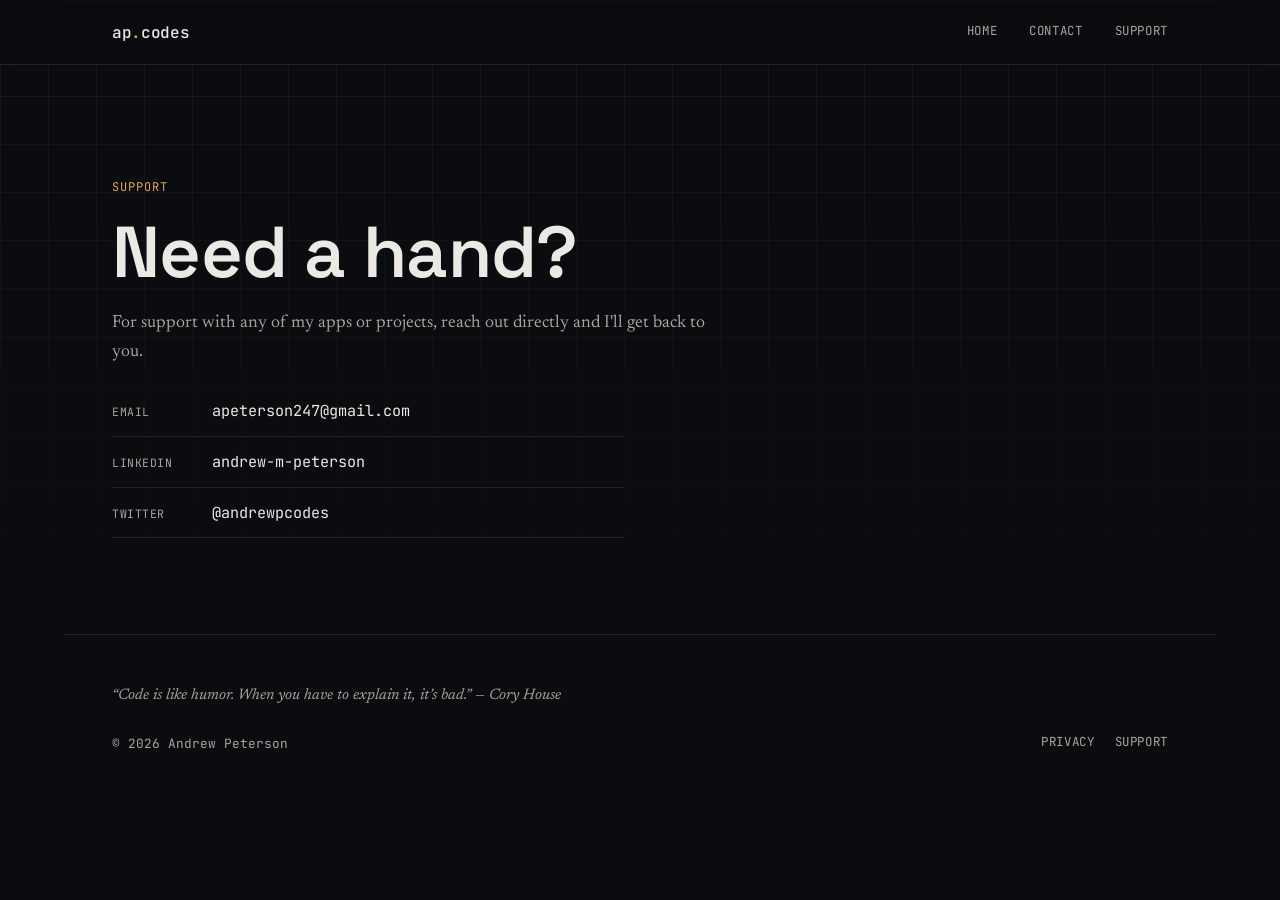
<file: support.html>
<!DOCTYPE html>
<html lang="en">
<head>
    <meta charset="UTF-8">
    <meta name="viewport" content="width=device-width, initial-scale=1.0">
    <title>Support — Andrew Peterson</title>
    <meta name="description" content="Get support for apps and projects built by Andrew Peterson, including last-drop and fleeting-link.">
    <meta name="robots" content="index, follow">
    <meta name="author" content="Andrew Peterson">
    <link rel="canonical" href="https://andrewpcodes.com/support.html">

    <meta property="og:type" content="website">
    <meta property="og:site_name" content="Andrew Peterson">
    <meta property="og:url" content="https://andrewpcodes.com/support.html">
    <meta property="og:title" content="Support — Andrew Peterson">
    <meta property="og:description" content="Get support for apps and projects built by Andrew Peterson, including last-drop and fleeting-link.">
    <meta property="og:image" content="https://andrewpcodes.com/profile.jpeg">
    <meta property="og:locale" content="en_US">

    <meta name="twitter:card" content="summary">
    <meta name="twitter:site" content="@andrewpcodes">
    <meta name="twitter:title" content="Support — Andrew Peterson">
    <meta name="twitter:description" content="Get support for apps and projects built by Andrew Peterson, including last-drop and fleeting-link.">
    <meta name="twitter:image" content="https://andrewpcodes.com/profile.jpeg">

    <link rel="icon" href="data:image/svg+xml,%3Csvg xmlns='http://www.w3.org/2000/svg' viewBox='0 0 100 100'%3E%3Crect width='100' height='100' rx='18' fill='%230a0c0f'/%3E%3Ctext x='50' y='67' font-family='monospace' font-size='52' fill='%23e3a458' text-anchor='middle'%3E%3E_%3C/text%3E%3C/svg%3E">
    <link rel="preconnect" href="https://fonts.googleapis.com">
    <link rel="preconnect" href="https://fonts.gstatic.com" crossorigin>
    <link href="https://fonts.googleapis.com/css2?family=JetBrains+Mono:wght@400;500;600&family=Newsreader:ital,wght@0,400;0,500;1,400&family=Space+Grotesk:wght@500;600;700&display=swap" rel="stylesheet">
    <link rel="stylesheet" href="style.css">
</head>

<body>
    <header class="site-header">
        <div class="header-inner">
            <a href="index.html" class="wordmark">ap<span>.</span>codes</a>
            <nav>
                <ul>
                    <li><a href="index.html">Home</a></li>
                    <li><a href="contact.html">Contact</a></li>
                    <li><a href="support.html">Support</a></li>
                </ul>
            </nav>
        </div>
    </header>

    <main>
        <section class="page-section">
            <p class="eyebrow">Support</p>
            <h1>Need a hand?</h1>
            <p class="contact-lede">For support with any of my apps or projects, reach out directly and I'll get back to you.</p>
            <ul class="contact-list">
                <li><span>Email</span><a href="mailto:apeterson247@gmail.com">apeterson247@gmail.com</a></li>
                <li><span>LinkedIn</span><a href="https://www.linkedin.com/in/andrew-m-peterson/" target="_blank" rel="noopener">andrew-m-peterson</a></li>
                <li><span>Twitter</span><a href="https://x.com/andrewpcodes" target="_blank" rel="noopener">@andrewpcodes</a></li>
            </ul>
        </section>
    </main>

    <footer class="site-footer">
        <p class="quote">&ldquo;Code is like humor. When you have to explain it, it&rsquo;s bad.&rdquo; — Cory House</p>
        <div class="footer-row">
            <span>&copy; 2026 Andrew Peterson</span>
            <nav class="footer-nav">
                <a href="privacy.html">Privacy</a>
                <a href="support.html">Support</a>
            </nav>
        </div>
    </footer>
</body>
</html>
</file>
<file: style.css>
/* ---------- tokens ---------- */

:root {
  --bg: #0a0c0f;
  --bg-alt: #12151a;
  --line: rgba(255, 255, 255, 0.1);
  --grid-line: rgba(255, 255, 255, 0.05);
  --ink: #ece9e4;
  --ink-dim: #a8a49c;
  --accent: #e3a458;

  --font-display: "Space Grotesk", ui-sans-serif, system-ui, sans-serif;
  --font-serif: "Newsreader", Georgia, "Times New Roman", serif;
  --font-mono: "JetBrains Mono", ui-monospace, SFMono-Regular, Menlo, Consolas, monospace;

  --wrap: 72rem;
  --pad-inline: clamp(1.25rem, 4vw, 3rem);
}

/* ---------- reset ---------- */

*, *::before, *::after { box-sizing: border-box; }

html {
  scroll-behavior: smooth;
}

body {
  margin: 0;
  background: var(--bg);
  color: var(--ink);
  font-family: var(--font-serif);
  -webkit-font-smoothing: antialiased;
}

img { max-width: 100%; display: block; }

ul { margin: 0; }

a { color: inherit; }

::selection {
  background: var(--accent);
  color: var(--bg);
}

a:focus-visible,
button:focus-visible {
  outline: 2px solid var(--accent);
  outline-offset: 3px;
}

@media (prefers-reduced-motion: reduce) {
  html { scroll-behavior: auto; }
  * { animation-duration: 0.001ms !important; transition-duration: 0.001ms !important; }
}

/* faint drafting-table grid behind everything, fading toward the bottom */
body::before {
  content: "";
  position: fixed;
  inset: 0;
  z-index: -1;
  background-image:
    linear-gradient(var(--grid-line) 1px, transparent 1px),
    linear-gradient(90deg, var(--grid-line) 1px, transparent 1px);
  background-size: 48px 48px;
  -webkit-mask-image: linear-gradient(to bottom, black, transparent 70%);
  mask-image: linear-gradient(to bottom, black, transparent 70%);
}

/* ---------- layout shells ---------- */

.header-inner,
.hero,
.section,
.page-section,
.site-footer {
  max-width: var(--wrap);
  margin-inline: auto;
  padding-inline: var(--pad-inline);
}

/* ---------- type ---------- */

h1, h2, h3 {
  font-family: var(--font-display);
  font-weight: 600;
  line-height: 1.1;
  letter-spacing: -0.01em;
  margin: 0 0 0.6rem;
  color: var(--ink);
}

h1 { font-size: clamp(2.75rem, 6vw, 4.5rem); margin-bottom: 1rem; }
h2 { font-size: clamp(1.9rem, 3.4vw, 2.6rem); }
h3 { font-size: 1.1rem; }

p {
  font-family: var(--font-serif);
  font-size: 1.05rem;
  line-height: 1.7;
  color: var(--ink-dim);
  max-width: 60ch;
  margin: 0 0 1rem;
}

.eyebrow {
  font-family: var(--font-mono);
  font-size: 0.75rem;
  letter-spacing: 0.08em;
  text-transform: uppercase;
  color: var(--accent);
  margin: 0 0 1rem;
}

/* ---------- header ---------- */

.site-header {
  position: fixed;
  top: 0;
  left: 0;
  right: 0;
  z-index: 50;
  background: rgba(10, 12, 15, 0.72);
  backdrop-filter: blur(10px);
  -webkit-backdrop-filter: blur(10px);
  border-bottom: 1px solid var(--line);
}

.header-inner {
  display: flex;
  align-items: center;
  justify-content: space-between;
  height: 64px;
}

.wordmark {
  font-family: var(--font-mono);
  font-weight: 500;
  font-size: 1rem;
  letter-spacing: -0.02em;
  color: var(--ink);
  text-decoration: none;
}

.wordmark span { color: var(--accent); }

nav ul {
  list-style: none;
  display: flex;
  gap: 2rem;
  padding: 0;
}

nav a {
  position: relative;
  display: inline-block;
  font-family: var(--font-mono);
  font-size: 0.78rem;
  letter-spacing: 0.05em;
  text-transform: uppercase;
  color: var(--ink-dim);
  text-decoration: none;
  padding-bottom: 4px;
  transition: color 0.2s ease;
}

nav a::after {
  content: "";
  position: absolute;
  left: 0;
  right: 0;
  bottom: 0;
  height: 1px;
  background: var(--accent);
  transform: scaleX(0);
  transform-origin: left;
  transition: transform 0.25s ease;
}

nav a:hover,
nav a:focus-visible {
  color: var(--ink);
}

nav a:hover::after,
nav a:focus-visible::after {
  transform: scaleX(1);
}

@media (max-width: 640px) {
  .header-inner {
    height: auto;
    flex-wrap: wrap;
    padding-block: 1rem;
    row-gap: 0.75rem;
  }

  nav ul { gap: 1.1rem; flex-wrap: wrap; }
}

/* ---------- hero ---------- */

.hero {
  padding-top: clamp(7rem, 14vw, 10rem);
  padding-bottom: 6rem;
}

.hero-grid {
  display: grid;
  grid-template-columns: 1.3fr 0.7fr;
  gap: 3rem;
  align-items: center;
}

.hero-role {
  font-family: var(--font-mono);
  font-size: 1rem;
  color: var(--ink);
  margin: 0 0 1.5rem;
}

.hero-role a {
  color: var(--accent);
  text-decoration: none;
  border-bottom: 1px solid transparent;
  transition: border-color 0.2s ease;
}

.hero-role a:hover { border-color: var(--accent); }

.cursor {
  color: var(--accent);
  animation: blink 1.1s steps(1) infinite;
}

@keyframes blink { 50% { opacity: 0; } }

.hero-lede { font-size: 1.1rem; }

.hero-actions {
  display: flex;
  flex-wrap: wrap;
  gap: 1rem;
  margin-top: 2rem;
}

.hero-portrait { justify-self: end; }

.portrait-frame {
  position: relative;
  width: min(300px, 70vw);
  aspect-ratio: 1;
}

.portrait-frame::before {
  content: "";
  position: absolute;
  inset: 0;
  border: 1px solid var(--accent);
  border-radius: 2px;
  transform: translate(14px, 14px);
  z-index: 0;
}

.portrait-frame img {
  position: relative;
  z-index: 1;
  width: 100%;
  height: 100%;
  object-fit: cover;
  border: 1px solid var(--line);
  border-radius: 2px;
  background: var(--bg-alt);
  filter: grayscale(1) contrast(1.05);
  transition: filter 0.4s ease;
}

.portrait-frame:hover img { filter: grayscale(0) contrast(1.02); }

@media (max-width: 860px) {
  .hero-grid { grid-template-columns: 1fr; }
  .hero-portrait { justify-self: start; order: -1; }
  .portrait-frame { width: 160px; }
  .portrait-frame::before { transform: translate(8px, 8px); }
}

/* ---------- buttons ---------- */

.btn {
  font-family: var(--font-mono);
  font-size: 0.85rem;
  letter-spacing: 0.02em;
  padding: 0.75em 1.4em;
  border: 1px solid var(--ink);
  border-radius: 2px;
  color: var(--ink);
  text-decoration: none;
  transition: background 0.2s ease, color 0.2s ease, border-color 0.2s ease;
}

.btn:hover { background: var(--ink); color: var(--bg); }

.btn-ghost { border-color: var(--line); color: var(--ink-dim); }

.btn-ghost:hover {
  background: transparent;
  border-color: var(--accent);
  color: var(--accent);
}

/* ---------- sections ---------- */

.section,
.page-section {
  padding: 6rem var(--pad-inline);
  border-top: 1px solid var(--line);
  scroll-margin-top: 90px;
}

.page-section {
  padding-top: clamp(8rem, 16vw, 11rem);
}

/* ---------- about ---------- */

.about-grid {
  display: grid;
  grid-template-columns: 1.1fr 0.9fr;
  gap: 3rem;
  margin-top: 2rem;
  align-items: start;
}

.fact-sheet {
  font-family: var(--font-mono);
  font-size: 0.85rem;
  border: 1px solid var(--line);
  border-radius: 4px;
  padding: 1.5rem 1.75rem;
  background: var(--bg-alt);
  margin: 0;
}

.fact-row {
  display: flex;
  gap: 0.75rem;
  padding: 0.5rem 0;
  border-bottom: 1px dashed var(--line);
}

.fact-row:last-child { border-bottom: none; }

.fact-row dt {
  color: var(--accent);
  flex: 0 0 auto;
  min-width: 6.5rem;
}

.fact-row dt::after { content: ":"; }

.fact-row dd { margin: 0; color: var(--ink-dim); }

@media (max-width: 800px) {
  .about-grid { grid-template-columns: 1fr; }
}

/* ---------- stack panel ---------- */

.stack-panel {
  margin-top: 4rem;
  border: 1px solid var(--line);
  border-radius: 4px;
  padding: 2rem clamp(1.25rem, 4vw, 2.5rem);
  background: var(--bg-alt);
}

.stack-groups {
  display: grid;
  grid-template-columns: repeat(auto-fit, minmax(180px, 1fr));
  gap: 2rem;
  margin-top: 1.25rem;
}

.stack-group h3 {
  font-family: var(--font-mono);
  font-size: 0.78rem;
  text-transform: uppercase;
  letter-spacing: 0.06em;
  color: var(--ink-dim);
  margin: 0;
}

.tag-list {
  list-style: none;
  display: flex;
  flex-wrap: wrap;
  gap: 0.5rem;
  padding: 0;
  margin: 0.85rem 0 0;
}

.tag-list li {
  font-family: var(--font-mono);
  font-size: 0.78rem;
  border: 1px solid var(--line);
  border-radius: 3px;
  padding: 0.3em 0.65em;
  color: var(--ink-dim);
  transition: border-color 0.2s ease, color 0.2s ease;
}

.tag-list li:hover { border-color: var(--accent); color: var(--accent); }

.tag-list.small li { font-size: 0.72rem; padding: 0.25em 0.55em; }

/* ---------- projects ---------- */

.project-grid {
  display: grid;
  grid-template-columns: repeat(auto-fit, minmax(300px, 1fr));
  gap: 1.5rem;
  margin-top: 2rem;
}

.project-card {
  border: 1px solid var(--line);
  border-radius: 4px;
  padding: 1.75rem;
  background: var(--bg-alt);
  transition: transform 0.2s ease, border-color 0.2s ease;
}

.project-card:hover { transform: translateY(-4px); border-color: var(--accent); }

.project-head {
  display: flex;
  align-items: baseline;
  justify-content: space-between;
  gap: 1rem;
  margin-bottom: 0.5rem;
}

.project-head h3 { margin: 0; font-size: 1.3rem; }

.project-tag {
  font-family: var(--font-mono);
  font-size: 0.68rem;
  letter-spacing: 0.05em;
  text-transform: uppercase;
  color: var(--accent);
  border: 1px solid var(--accent);
  border-radius: 3px;
  padding: 0.15em 0.5em;
  white-space: nowrap;
}

/* ---------- contact ---------- */

.contact-lede { font-size: 1.1rem; }

.contact-list {
  list-style: none;
  padding: 0;
  margin: 2rem 0 0;
  display: flex;
  flex-direction: column;
  gap: 0.9rem;
  max-width: 32rem;
}

.contact-list li {
  display: flex;
  gap: 1.25rem;
  align-items: baseline;
  font-family: var(--font-mono);
  font-size: 0.95rem;
  border-bottom: 1px solid var(--line);
  padding-bottom: 0.9rem;
}

.contact-list li span {
  color: var(--ink-dim);
  min-width: 5rem;
  text-transform: uppercase;
  font-size: 0.72rem;
  letter-spacing: 0.05em;
}

.contact-list li a {
  color: var(--ink);
  text-decoration: none;
  transition: color 0.2s ease;
}

.contact-list li a:hover { color: var(--accent); }

/* ---------- footer ---------- */

.site-footer {
  border-top: 1px solid var(--line);
  padding-top: 3rem;
  padding-bottom: 2.5rem;
}

.quote {
  font-family: var(--font-serif);
  font-style: italic;
  color: var(--ink-dim);
  font-size: 0.95rem;
  margin: 0 0 1.5rem;
}

.footer-row {
  display: flex;
  justify-content: space-between;
  align-items: center;
  flex-wrap: wrap;
  gap: 1rem;
  font-family: var(--font-mono);
  font-size: 0.8rem;
  color: var(--ink-dim);
}

.footer-nav { display: flex; gap: 1.25rem; }

.footer-nav a { color: var(--ink-dim); text-decoration: none; }

.footer-nav a:hover { color: var(--accent); }
</file>
